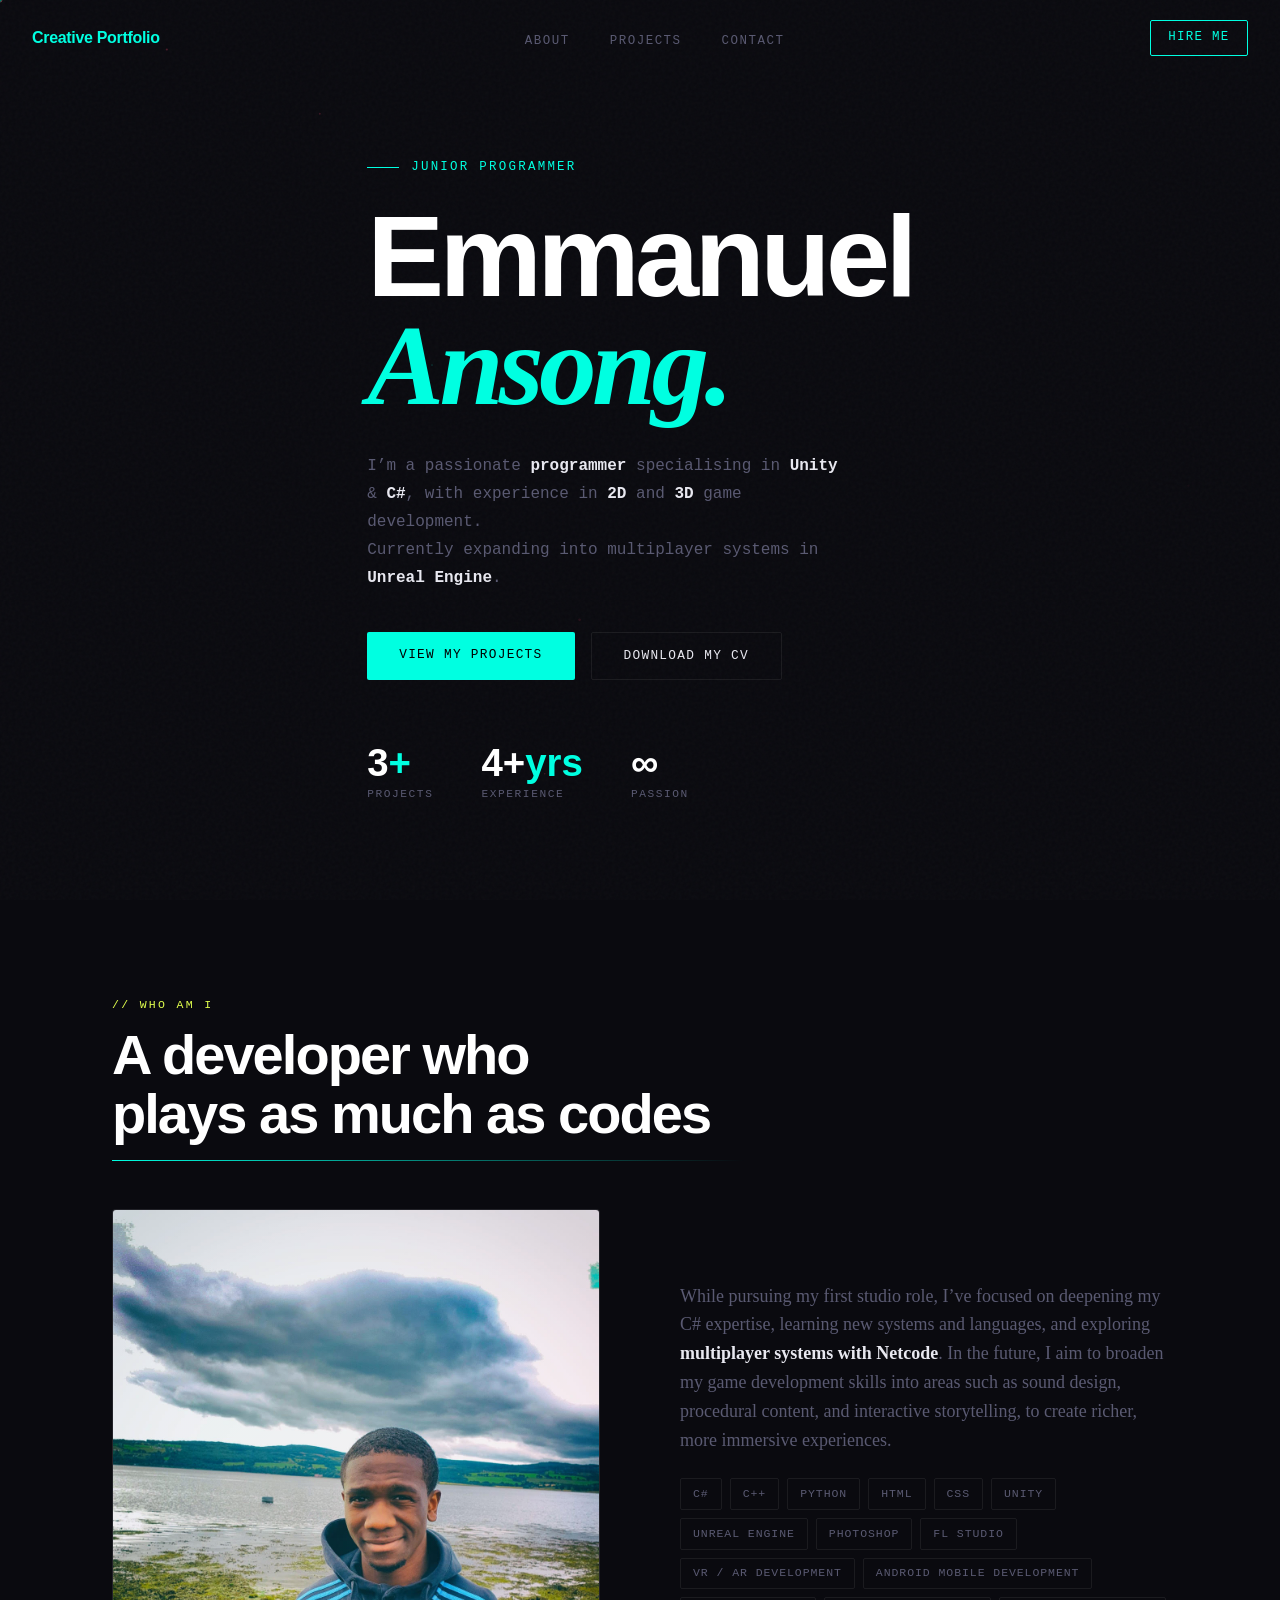
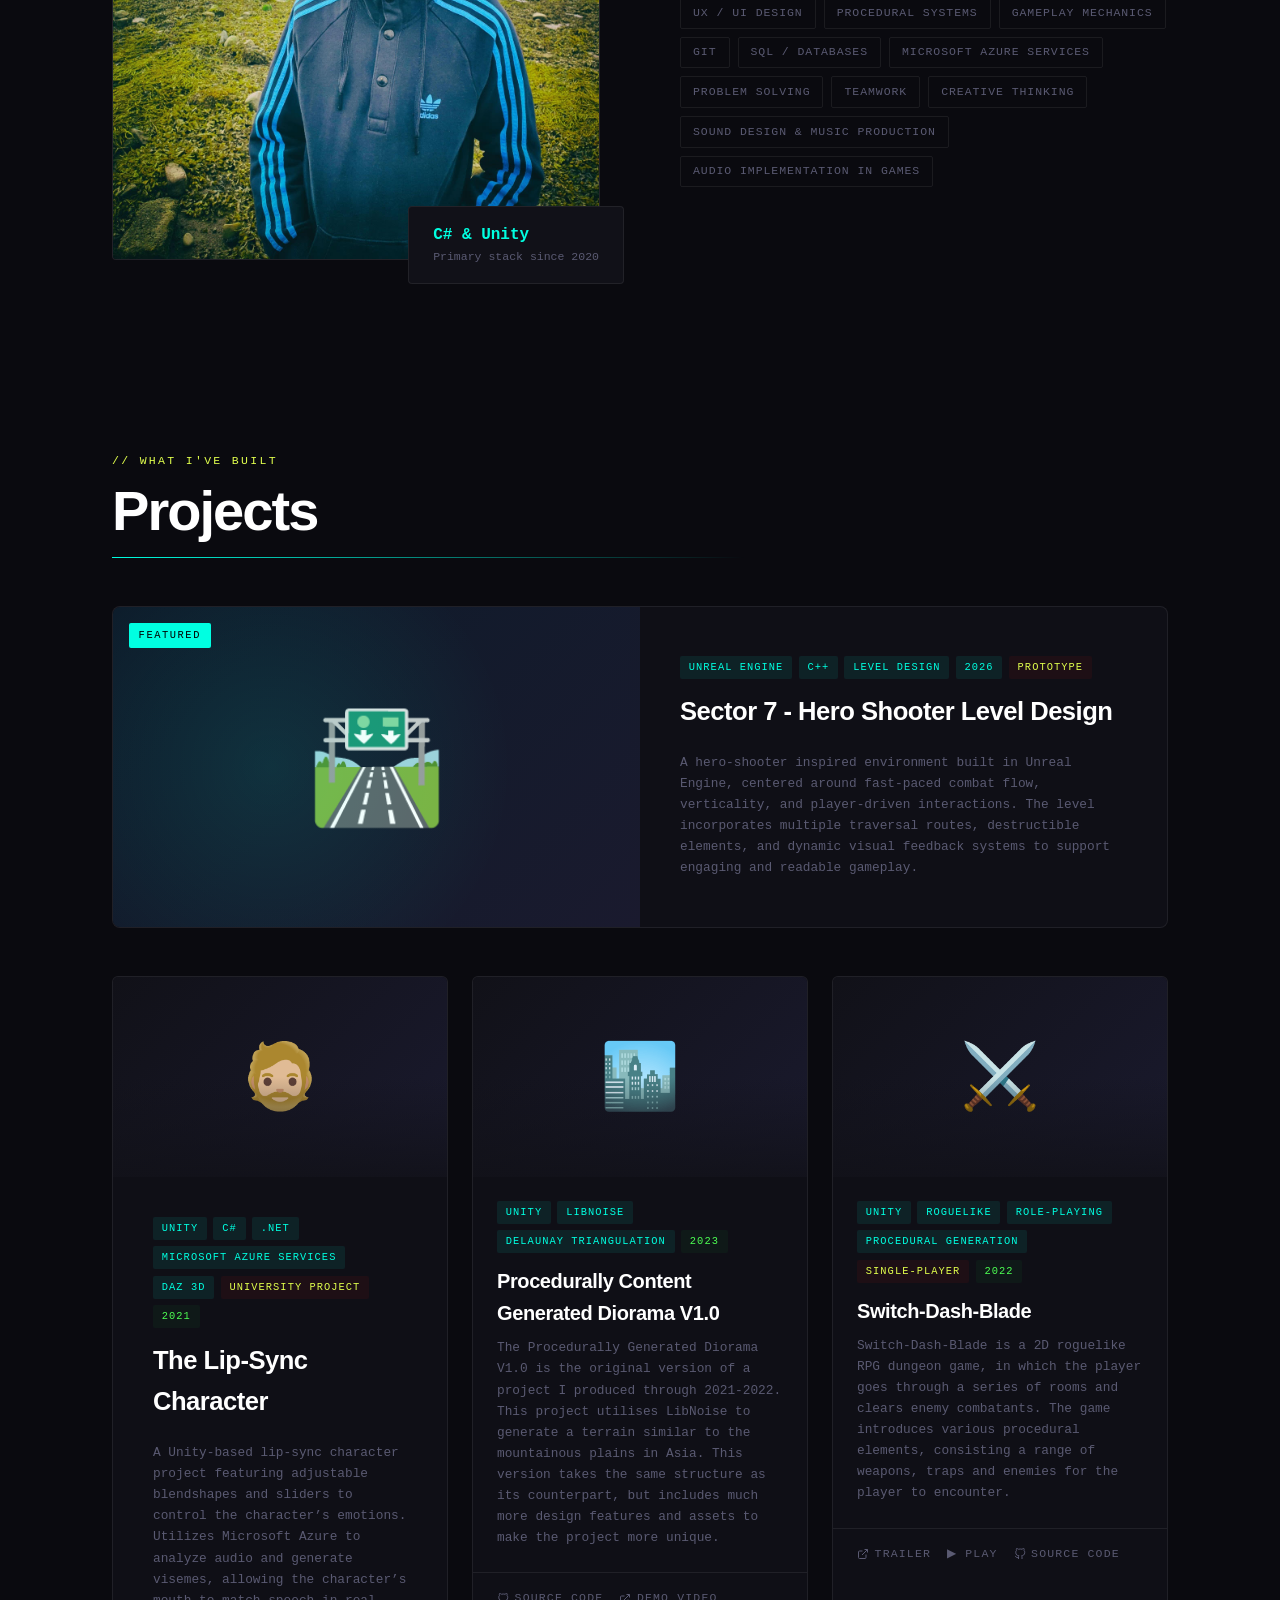
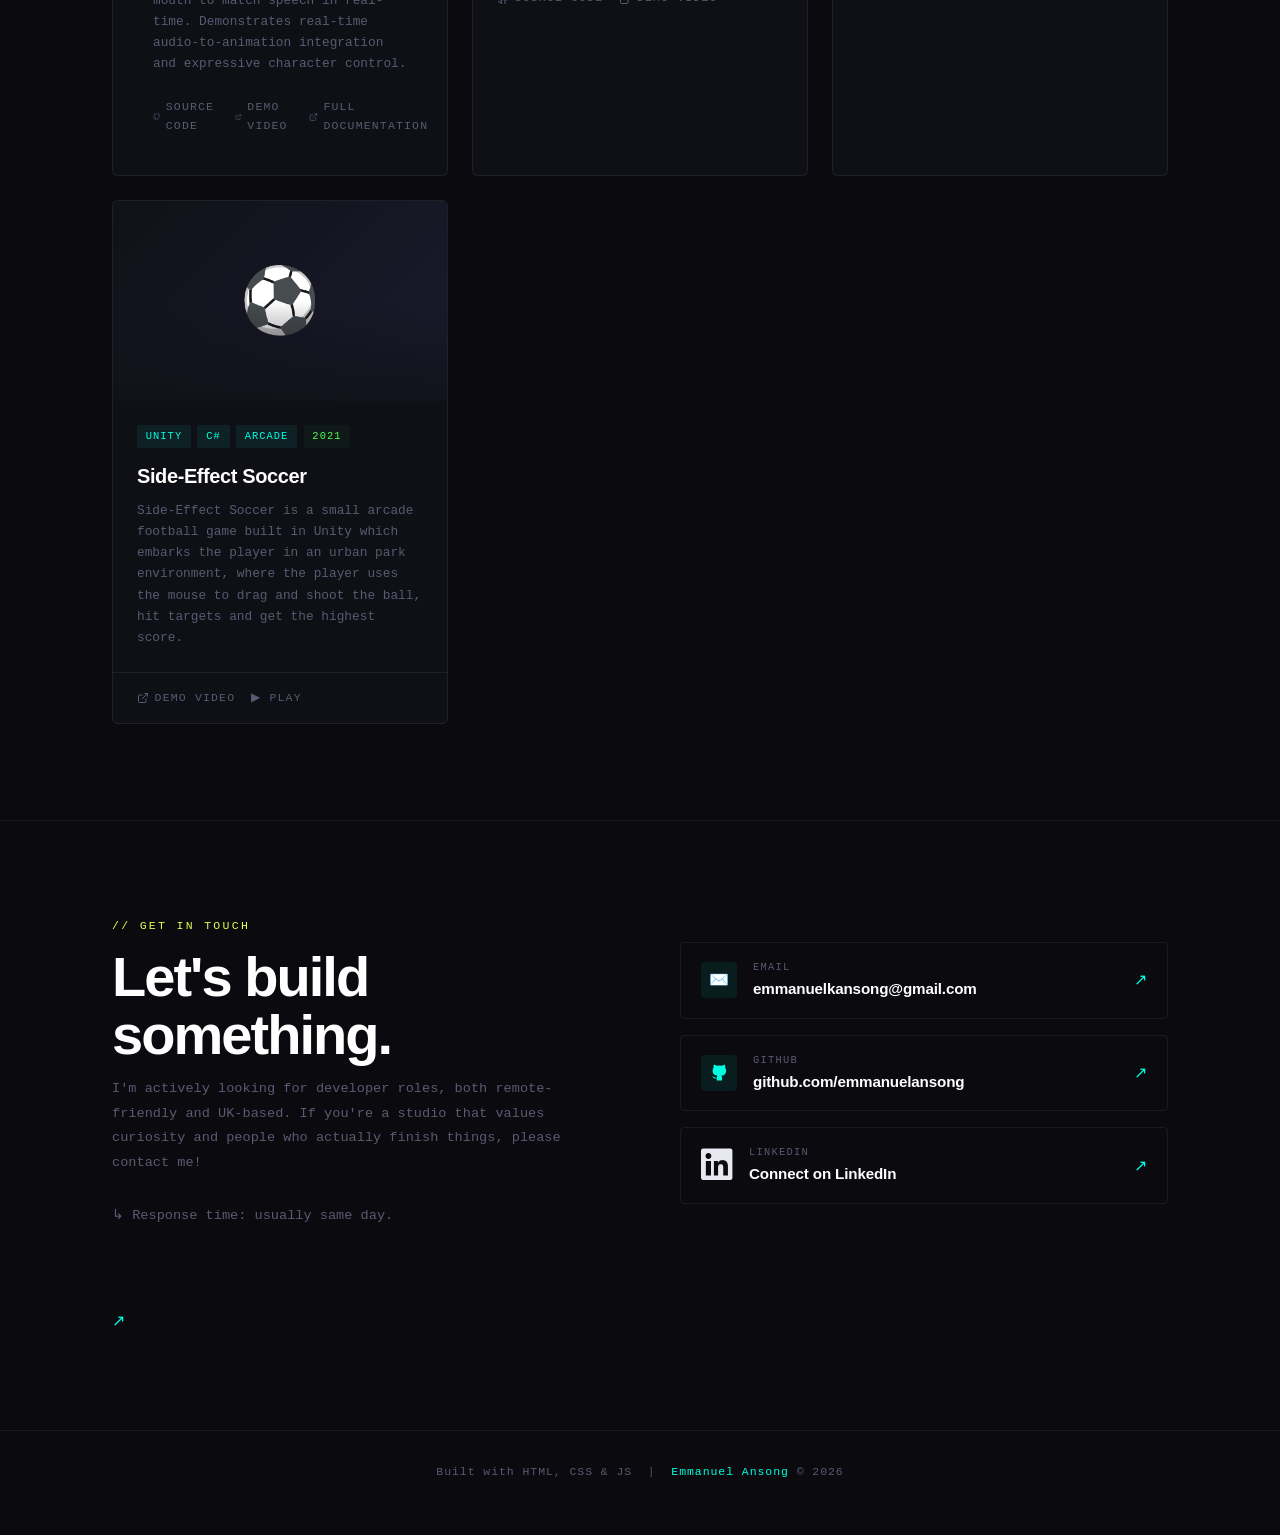
<file: index.html>
<!DOCTYPE html>
<html lang="en">
<head>
  <meta charset="UTF-8" />
  <meta name="viewport" content="width=device-width, initial-scale=1.0"/>
  <title>Emmanuel Ansong</title>
  <meta name="description" content="Junior Game Developer specialising in Unity & C#. Building immersive worlds one commit at a time.">
  <link rel="preconnect" href="https://fonts.googleapis.com">
  <link href="https://fonts.googleapis.com/css2?family=Syne:wght@400;700;800&family=DM+Mono:ital,wght@0,400;0,500;1,400&family=Instrument+Serif:ital@0;1&display=swap" rel="stylesheet">
  <link rel="stylesheet" href="https://cdnjs.cloudflare.com/ajax/libs/font-awesome/6.4.0/css/all.min.css">
  <link rel="stylesheet" href="style.css">
</head>
<body>

  <div id="cursor-dot"></div>
  <div id="cursor-ring"></div>
  <canvas id="bg-canvas"></canvas>

  <!-- NAV -->
  <nav id="nav">
    <div class="nav-logo">Creative Portfolio<span></span></div>
    <ul class="nav-links">
      <li><a href="#about">About</a></li>
      <li><a href="#projects">Projects</a></li>
      <!--<li><a href="#journey">Journey</a></li>-->
      <li><a href="#contact">Contact</a></li>
    </ul>
    <a href="#contact" class="nav-cta">Hire Me</a>
  </nav>

  <!-- HERO -->
  <section id="hero">
    <div class="wrap">
      <div class="hero-tag">Junior Programmer</div>
      <h1>Emmanuel<br><em>Ansong.</em></h1>
      <p class="hero-sub">
        I’m a passionate <strong>programmer</strong> specialising in <strong>Unity</strong> &amp; <strong>C#</strong>, with experience in <strong>2D</strong> and <strong>3D</strong> game development.<br>
        Currently expanding into multiplayer systems in <strong>Unreal Engine</strong>.
      </p>
      <div class="hero-actions">
        <a href="#projects" class="btn-primary">View My Projects</a>
        <a href="Emmanuel_Ansong_GD_CV.pdf" class="btn-ghost" target="_blank">Download My CV</a>
      </div>
      <div class="hero-stats">
        <div class="stat-item">
          <span class="stat-n">3<span>+</span></span>
          <span class="stat-l">Projects</span>
        </div>
        <div class="stat-item">
          <span class="stat-n">4+<span>yrs</span></span>
          <span class="stat-l">Experience</span>
        </div>
        <div class="stat-item">
          <span class="stat-n">∞</span>
          <span class="stat-l">Passion</span>
        </div>
      </div>
    </div>
  </section>

  <!-- ABOUT -->
  <section id="about">
    <div class="wrap">
      <div class="section-tag">// who am i</div>
      <h2>A developer who<br>plays as much as codes</h2>
      <div class="section-divider"></div>
      <div class="about-grid">
        <div class="about-img-wrap reveal">
          <div class="about-img-frame">
            <img src="me.jpg" alt="Emmanuel Ansong">
            <div class="avatar-placeholder">🎮</div>
          </div>
          <div class="about-badge">
            <strong>C# &amp; Unity</strong>
            Primary stack since 2020
          </div>
        </div>
        <div class="about-text reveal">
          <p>While pursuing my first studio role, I’ve focused on deepening my C# expertise, learning new systems and languages, and exploring <strong>multiplayer systems with Netcode</strong>. In the future, I aim to broaden my game development skills into areas such as sound design, procedural content, and interactive storytelling, to create richer, more immersive experiences.</p>
            <div class="skills-list">
            <!-- Programming Languages -->
            <span class="skill-tag">C#</span>
            <span class="skill-tag">C++</span>
            <span class="skill-tag">Python</span>
            <span class="skill-tag">HTML</span>
            <span class="skill-tag">CSS</span>

            <!-- Game Engines & Tools -->
            <span class="skill-tag">Unity</span>
            <span class="skill-tag">Unreal Engine</span>
            <span class="skill-tag">Photoshop</span>
            <span class="skill-tag">FL Studio</span>

            <!-- Game Dev / Systems -->
            <span class="skill-tag">VR / AR Development</span>
            <span class="skill-tag">Android Mobile Development</span>
            <span class="skill-tag">UX / UI Design</span>
            <span class="skill-tag">Procedural Systems</span>
            <span class="skill-tag">Gameplay Mechanics</span>

            <!-- Tools & General Skills -->
            <span class="skill-tag">Git</span>
            <span class="skill-tag">SQL / Databases</span>
            <span class="skill-tag">Microsoft Azure Services</span>
            <span class="skill-tag">Problem Solving</span>
            <span class="skill-tag">Teamwork</span>
            <span class="skill-tag">Creative Thinking</span>
            <span class="skill-tag">Sound Design & Music Production</span>
            <span class="skill-tag">Audio Implementation in Games</span>
            </div>
        </div>
      </div>
    </div>
  </section>

  <!-- PROJECTS -->
  <section id="projects">
    <div class="wrap">
      <div class="section-tag">// what i've built</div>
      <h2>Projects</h2>
      <div class="section-divider"></div>

      <!-- Featured -->
      <div class="featured-project reveal">
        <a href="aim-research-facility.html" target="_blank">
        <div class="featured-thumb">
          <div class="featured-label">Featured</div>
          <!-- Swap for: <img src="assets/game1-thumb.jpg" alt="Voidwalker"> -->
          🛣️
        </div>
        </a>
        <div class="featured-body">
          <div class="card-tags">
            <span class="card-tag">Unreal Engine</span>
            <span class="card-tag">C++</span>
            <span class="card-tag">Level Design</span>
            <span class="card-tag year-tag-2">2026</span>
            <span class="card-tag accent-tag">Prototype</span>
          </div>

          <!-- sector 7 featured project -->
          <div class="card-title">Sector 7 - Hero Shooter Level Design</div>
          <div class="card-desc">
          A hero-shooter inspired environment built in Unreal Engine, centered around fast-paced combat flow, verticality, and player-driven interactions. The level incorporates multiple traversal routes, destructible elements, and dynamic visual feedback systems to support engaging and readable gameplay.
          </div>
         <!-- <div class="card-footer">
            <a href="#" target="_blank" class="card-link">
              <svg viewBox="0 0 24 24" fill="none" stroke="currentColor" stroke-width="2"><path d="M9 19c-5 1.5-5-2.5-7-3m14 6v-3.87a3.37 3.37 0 0 0-.94-2.61c3.14-.35 6.44-1.54 6.44-7A5.44 5.44 0 0 0 20 4.77 5.07 5.07 0 0 0 19.91 1S18.73.65 16 2.48a13.38 13.38 0 0 0-7 0C6.27.65 5.09 1 5.09 1A5.07 5.07 0 0 0 5 4.77a5.44 5.44 0 0 0-1.5 3.78c0 5.42 3.3 6.61 6.44 7A3.37 3.37 0 0 0 9 18.13V22"/></svg>
              ...
            </a>
            <a href="#" class="card-link">
              <svg viewBox="0 0 24 24" fill="none" stroke="currentColor" stroke-width="2"><path d="M18 13v6a2 2 0 0 1-2 2H5a2 2 0 0 1-2-2V8a2 2 0 0 1 2-2h6"/><polyline points="15 3 21 3 21 9"/><line x1="10" y1="14" x2="21" y2="3"/></svg>
              ...
            </a>
            <a href="#" class="card-link">
              <svg viewBox="0 0 24 24" fill="none" stroke="currentColor" stroke-width="2"><path d="M18 13v6a2 2 0 0 1-2 2H5a2 2 0 0 1-2-2V8a2 2 0 0 1 2-2h6"/><polyline points="15 3 21 3 21 9"/><line x1="10" y1="14" x2="21" y2="3"/></svg>
              ...
            </a>
          </div>-->
        </div>
      </div>

      <!-- Grid -->

      
      <div class="projects-grid">
        <div class="project-card reveal">
        <a href="lip-sync-project.html" target="_blank">
        <div class="card-glow"></div>
        <div class="card-thumb">
          <!--<div class="featured-label">Featured</div>-->
          <!-- Swap for: <img src="assets/game1-thumb.jpg" alt="Voidwalker"> -->
          🧔🏼
        </div> 
        </a>
        <div class="featured-body">
          <div class="card-tags">
            <span class="card-tag">Unity</span>
            <span class="card-tag">C#</span>
            <span class="card-tag">.NET</span>
            <span class="card-tag">Microsoft Azure Services</span>
            <span class="card-tag">DAZ 3D</span>
            <span class="card-tag accent-tag">UNIVERSITY PROJECT</span>
            <span class="card-tag year-tag">2021</span>
          </div>

          <!-- lip sync character -->
          <div class="card-title">The Lip-Sync Character</div>
          <div class="card-desc">
          A Unity-based lip-sync character project featuring adjustable blendshapes and sliders to control the character’s emotions. Utilizes Microsoft Azure to analyze audio and generate visemes, allowing the character’s mouth to match speech in real-time. Demonstrates real-time audio-to-animation integration and expressive character control.  
          </div>
          <div class="card-footer">
            <a href="https://github.com/emmanuelansong/LipSync-Project" target="_blank" class="card-link">
              <svg viewBox="0 0 24 24" fill="none" stroke="currentColor" stroke-width="2"><path d="M9 19c-5 1.5-5-2.5-7-3m14 6v-3.87a3.37 3.37 0 0 0-.94-2.61c3.14-.35 6.44-1.54 6.44-7A5.44 5.44 0 0 0 20 4.77 5.07 5.07 0 0 0 19.91 1S18.73.65 16 2.48a13.38 13.38 0 0 0-7 0C6.27.65 5.09 1 5.09 1A5.07 5.07 0 0 0 5 4.77a5.44 5.44 0 0 0-1.5 3.78c0 5.42 3.3 6.61 6.44 7A3.37 3.37 0 0 0 9 18.13V22"/></svg>
              Source Code
            </a>
            <a href="https://youtu.be/FIsmvMVIdOk" class="card-link">
              <svg viewBox="0 0 24 24" fill="none" stroke="currentColor" stroke-width="2"><path d="M18 13v6a2 2 0 0 1-2 2H5a2 2 0 0 1-2-2V8a2 2 0 0 1 2-2h6"/><polyline points="15 3 21 3 21 9"/><line x1="10" y1="14" x2="21" y2="3"/></svg>
              DEMO VIDEO
            </a>
            <a href="DISSERTATION.pdf" class="card-link">
              <svg viewBox="0 0 24 24" fill="none" stroke="currentColor" stroke-width="2"><path d="M18 13v6a2 2 0 0 1-2 2H5a2 2 0 0 1-2-2V8a2 2 0 0 1 2-2h6"/><polyline points="15 3 21 3 21 9"/><line x1="10" y1="14" x2="21" y2="3"/></svg>
              FULL DOCUMENTATION
            </a>
          </div>
        </div>
      </div>
      <!-- PCG Diorama -->
        <div class="project-card reveal"> <a href="pcg-diorama-v1.html" target="_blank">
          <div class="card-glow"></div>
          <div class="card-thumb">🏙️</div>
          </a>
          <div class="card-body">
            <div class="card-tags">
              <span class="card-tag">Unity</span>
              <span class="card-tag">LibNoise</span>
              <span class="card-tag">Delaunay Triangulation</span>
              <span class="card-tag year-tag">2023</span>
            
            </div>
            <div class="card-title">Procedurally Content Generated Diorama V1.0</div>
            <div class="card-desc">The Procedurally Generated Diorama V1.0 is the original version of a project I produced through 2021-2022. This project utilises LibNoise to generate a terrain similar to the mountainous plains in Asia. This version takes the same structure as its counterpart, but includes much more design features and assets to make the project more unique.</div>
          </div>
          <div class="card-footer">
            <a href="https://github.com/emmanuelansong/pcg-diorama" target="_blank" class="card-link">
              <svg viewBox="0 0 24 24" fill="none" stroke="currentColor" stroke-width="2"><path d="M9 19c-5 1.5-5-2.5-7-3m14 6v-3.87a3.37 3.37 0 0 0-.94-2.61c3.14-.35 6.44-1.54 6.44-7A5.44 5.44 0 0 0 20 4.77 5.07 5.07 0 0 0 19.91 1S18.73.65 16 2.48a13.38 13.38 0 0 0-7 0C6.27.65 5.09 1 5.09 1A5.07 5.07 0 0 0 5 4.77a5.44 5.44 0 0 0-1.5 3.78c0 5.42 3.3 6.61 6.44 7A3.37 3.37 0 0 0 9 18.13V22"/></svg>
              Source Code
            </a>
 
            <a href="https://youtu.be/8BuwVCrgv9w" class="card-link">
              <svg viewBox="0 0 24 24" fill="none" stroke="currentColor" stroke-width="2"><path d="M18 13v6a2 2 0 0 1-2 2H5a2 2 0 0 1-2-2V8a2 2 0 0 1 2-2h6"/><polyline points="15 3 21 3 21 9"/><line x1="10" y1="14" x2="21" y2="3"/></svg>
              DEMO VIDEO
            </a>
          </div>
          
        </div>
<!-- SWITCH DASH BLADE -->
        <div class="project-card reveal"> <a href="switch-dash-blade.html" target="_blank">
          <div class="card-glow"></div>
          <div class="card-thumb">⚔️</div>
</a>
          <div class="card-body">
            <div class="card-tags">
              <span class="card-tag">Unity</span>
              <span class="card-tag">ROGUELIKE</span>
              <span class="card-tag">ROLE-PLAYING</span>
              <span class="card-tag">PROCEDURAL GENERATION</span>
              <span class="card-tag accent-tag">Single-Player</span>
              <span class="card-tag year-tag">2022</span>
            </div>
            <div class="card-title">Switch-Dash-Blade</div>
            <div class="card-desc">Switch-Dash-Blade is a 2D roguelike RPG dungeon game, in which the player goes through a series of rooms and clears enemy combatants. The game introduces various procedural elements, consisting a range of weapons, traps and enemies for the player to encounter.</div>
          </div>
          <div class="card-footer">
            <a href="https://youtu.be/pxGieVdpFTQ" class="card-link">
              <svg viewBox="0 0 24 24" fill="none" stroke="currentColor" stroke-width="2"><path d="M18 13v6a2 2 0 0 1-2 2H5a2 2 0 0 1-2-2V8a2 2 0 0 1 2-2h6"/><polyline points="15 3 21 3 21 9"/><line x1="10" y1="14" x2="21" y2="3"/></svg>
              TRAILER
            </a>
            <a href="https://group-29.itch.io/switch-dash-blade" class="card-link">▶ Play</a>

            <a href="https://github.com/HLeitch/Group29-PCG" class="card-link">
              <svg viewBox="0 0 24 24" fill="none" stroke="currentColor" stroke-width="2"><path d="M9 19c-5 1.5-5-2.5-7-3m14 6v-3.87a3.37 3.37 0 0 0-.94-2.61c3.14-.35 6.44-1.54 6.44-7A5.44 5.44 0 0 0 20 4.77 5.07 5.07 0 0 0 19.91 1S18.73.65 16 2.48a13.38 13.38 0 0 0-7 0C6.27.65 5.09 1 5.09 1A5.07 5.07 0 0 0 5 4.77a5.44 5.44 0 0 0-1.5 3.78c0 5.42 3.3 6.61 6.44 7A3.37 3.37 0 0 0 9 18.13V22"/></svg>
              SOURCE CODE
            </a>
          </div>
        </div>
<!--SIDE EFFECT SOCCER-->
        <div class="project-card reveal">
          <div class="card-glow"></div>
          <div class="card-thumb">⚽</div>
          <div class="card-body">
            <div class="card-tags">
              <span class="card-tag">Unity</span>
              <span class="card-tag">C#</span>
              <span class="card-tag">arcade</span>
              <span class="card-tag year-tag">2021</span>
            </div>
            <div class="card-title">Side-Effect Soccer</div>
            <div class="card-desc">Side-Effect Soccer is a small arcade football game built in Unity which embarks the player in an urban park environment, where the player uses the mouse to drag and shoot the ball, hit targets and get the highest score.</div>
          </div>
          <div class="card-footer">
            <!--<a href="https://github.com/" target="_blank" class="card-link">
              <svg viewBox="0 0 24 24" fill="none" stroke="currentColor" stroke-width="2"><path d="M9 19c-5 1.5-5-2.5-7-3m14 6v-3.87a3.37 3.37 0 0 0-.94-2.61c3.14-.35 6.44-1.54 6.44-7A5.44 5.44 0 0 0 20 4.77 5.07 5.07 0 0 0 19.91 1S18.73.65 16 2.48a13.38 13.38 0 0 0-7 0C6.27.65 5.09 1 5.09 1A5.07 5.07 0 0 0 5 4.77a5.44 5.44 0 0 0-1.5 3.78c0 5.42 3.3 6.61 6.44 7A3.37 3.37 0 0 0 9 18.13V22"/></svg>
              GitHub
            </a>-->
            <a href="https://www.youtube.com/watch?v=8g3KkhuP9LE" class="card-link">
              <svg viewBox="0 0 24 24" fill="none" stroke="currentColor" stroke-width="2"><path d="M18 13v6a2 2 0 0 1-2 2H5a2 2 0 0 1-2-2V8a2 2 0 0 1 2-2h6"/><polyline points="15 3 21 3 21 9"/><line x1="10" y1="14" x2="21" y2="3"/></svg>
              DEMO VIDEO
            </a>
            <a href="https://emmanuell.itch.io/side-effect-soccer" class="card-link" target="_blank">▶ Play</a>
          </div>
        </div>

      <!--  <div class="project-card reveal">
          <div class="card-glow"></div>
          <div class="card-thumb">🏙️</div>
          <div class="card-body">
            <div class="card-tags">
              <span class="card-tag">Unity</span>
              <span class="card-tag">LibNoise</span>
              <span class="card-tag">Delaunay Triangulation</span>
              <span class="card-tag year-tag">2021</span>
              
            </div>
            <div class="card-title">Procedurally Content Generated Diorama V1.0</div>
            <div class="card-desc">The Procedurally Generated Diorama V1.0 is the original version of a project I produced in 2021. This project utilises LibNoise to generate a terrain similar to the mountainous plains in Asia. This version takes the same structure as its counterpart, but includes much more design features and assets to make the project more unique.</div>
          </div>
          <div class="card-footer">
            <a href="https://github.com/emmanuelansong/pcg-diorama" target="_blank" class="card-link">
              <svg viewBox="0 0 24 24" fill="none" stroke="currentColor" stroke-width="2"><path d="M9 19c-5 1.5-5-2.5-7-3m14 6v-3.87a3.37 3.37 0 0 0-.94-2.61c3.14-.35 6.44-1.54 6.44-7A5.44 5.44 0 0 0 20 4.77 5.07 5.07 0 0 0 19.91 1S18.73.65 16 2.48a13.38 13.38 0 0 0-7 0C6.27.65 5.09 1 5.09 1A5.07 5.07 0 0 0 5 4.77a5.44 5.44 0 0 0-1.5 3.78c0 5.42 3.3 6.61 6.44 7A3.37 3.37 0 0 0 9 18.13V22"/></svg>
              GitHub
            </a>
 
            <a href="https://youtu.be/8BuwVCrgv9w" class="card-link">
              <svg viewBox="0 0 24 24" fill="none" stroke="currentColor" stroke-width="2"><path d="M18 13v6a2 2 0 0 1-2 2H5a2 2 0 0 1-2-2V8a2 2 0 0 1 2-2h6"/><polyline points="15 3 21 3 21 9"/><line x1="10" y1="14" x2="21" y2="3"/></svg>
              DEMO VIDEO
            </a>
          </div>
          
        </div>-->
      </div>
    </div>
  </section>

  <!-- CONTACT -->
  <section id="contact">
    <div class="wrap">
      <div class="contact-inner">
        <div class="contact-text reveal">
          <div class="section-tag">// get in touch</div>
          <h2>Let's build something.</h2>
          <p>I'm actively looking for developer roles, both remote-friendly
          and UK-based. If you're a studio that values curiosity and people who
          actually finish things, please contact me!</p>
          <br>
          <p class="response-note">↳ Response time: usually same day.</p>
        </div>
        <div class="contact-links reveal">
          <a href="mailto:emmanuel@example.com" class="contact-link-item">
            <div class="link-icon">✉️</div>
            <div class="link-info">
              <div class="link-label">Email</div>
              <div class="link-value">emmanuelkansong@gmail.com</div>
            </div>
            <div class="link-arrow">↗</div>
          </a>
          <a href="https://github.com/emmanuelansong" target="_blank" class="contact-link-item">
            <div class="link-icon">
              <svg width="18" height="18" viewBox="0 0 24 24" fill="currentColor" class="gh-icon"><path d="M9 19c-5 1.5-5-2.5-7-3m14 6v-3.87a3.37 3.37 0 0 0-.94-2.61c3.14-.35 6.44-1.54 6.44-7A5.44 5.44 0 0 0 20 4.77 5.07 5.07 0 0 0 19.91 1S18.73.65 16 2.48a13.38 13.38 0 0 0-7 0C6.27.65 5.09 1 5.09 1A5.07 5.07 0 0 0 5 4.77a5.44 5.44 0 0 0-1.5 3.78c0 5.42 3.3 6.61 6.44 7A3.37 3.37 0 0 0 9 18.13V22"/></svg>
            </div>
            <div class="link-info">
              <div class="link-label">GitHub</div>
              <div class="link-value">github.com/emmanuelansong</div>
            </div>
            <div class="link-arrow">↗</div>
          </a>
          <a href="https://www.linkedin.com/in/emmanuel-ansong-296650247/" target="_blank" class="contact-link-item">
            <i class="fab fa-linkedin fa-2x"></i>
            <div class="link-info">
              <div class="link-label">LinkedIn</div>
              <div class="link-value">Connect on LinkedIn</div>
            </div>
            <div class="link-arrow">↗</div>
          </a>
          <!--<a href="https://emmanuelansong.itch.io" target="_blank" class="contact-link-item">
            <div class="link-icon">🎲</div>
            <div class="link-info">
              <div class="link-label">itch.io</div>
              <div class="link-value">emmanuelansong.itch.io</div>-->
            </div>
            <div class="link-arrow">↗</div>
          </a>
        </div>
      </div>
    </div>
  </section>

  <footer>
    Built with HTML, CSS &amp; JS
    &nbsp;|&nbsp; <span>Emmanuel Ansong</span> &copy; 2026
  </footer>

  <script src="script.js"></script>
</body>
</html>
</file>
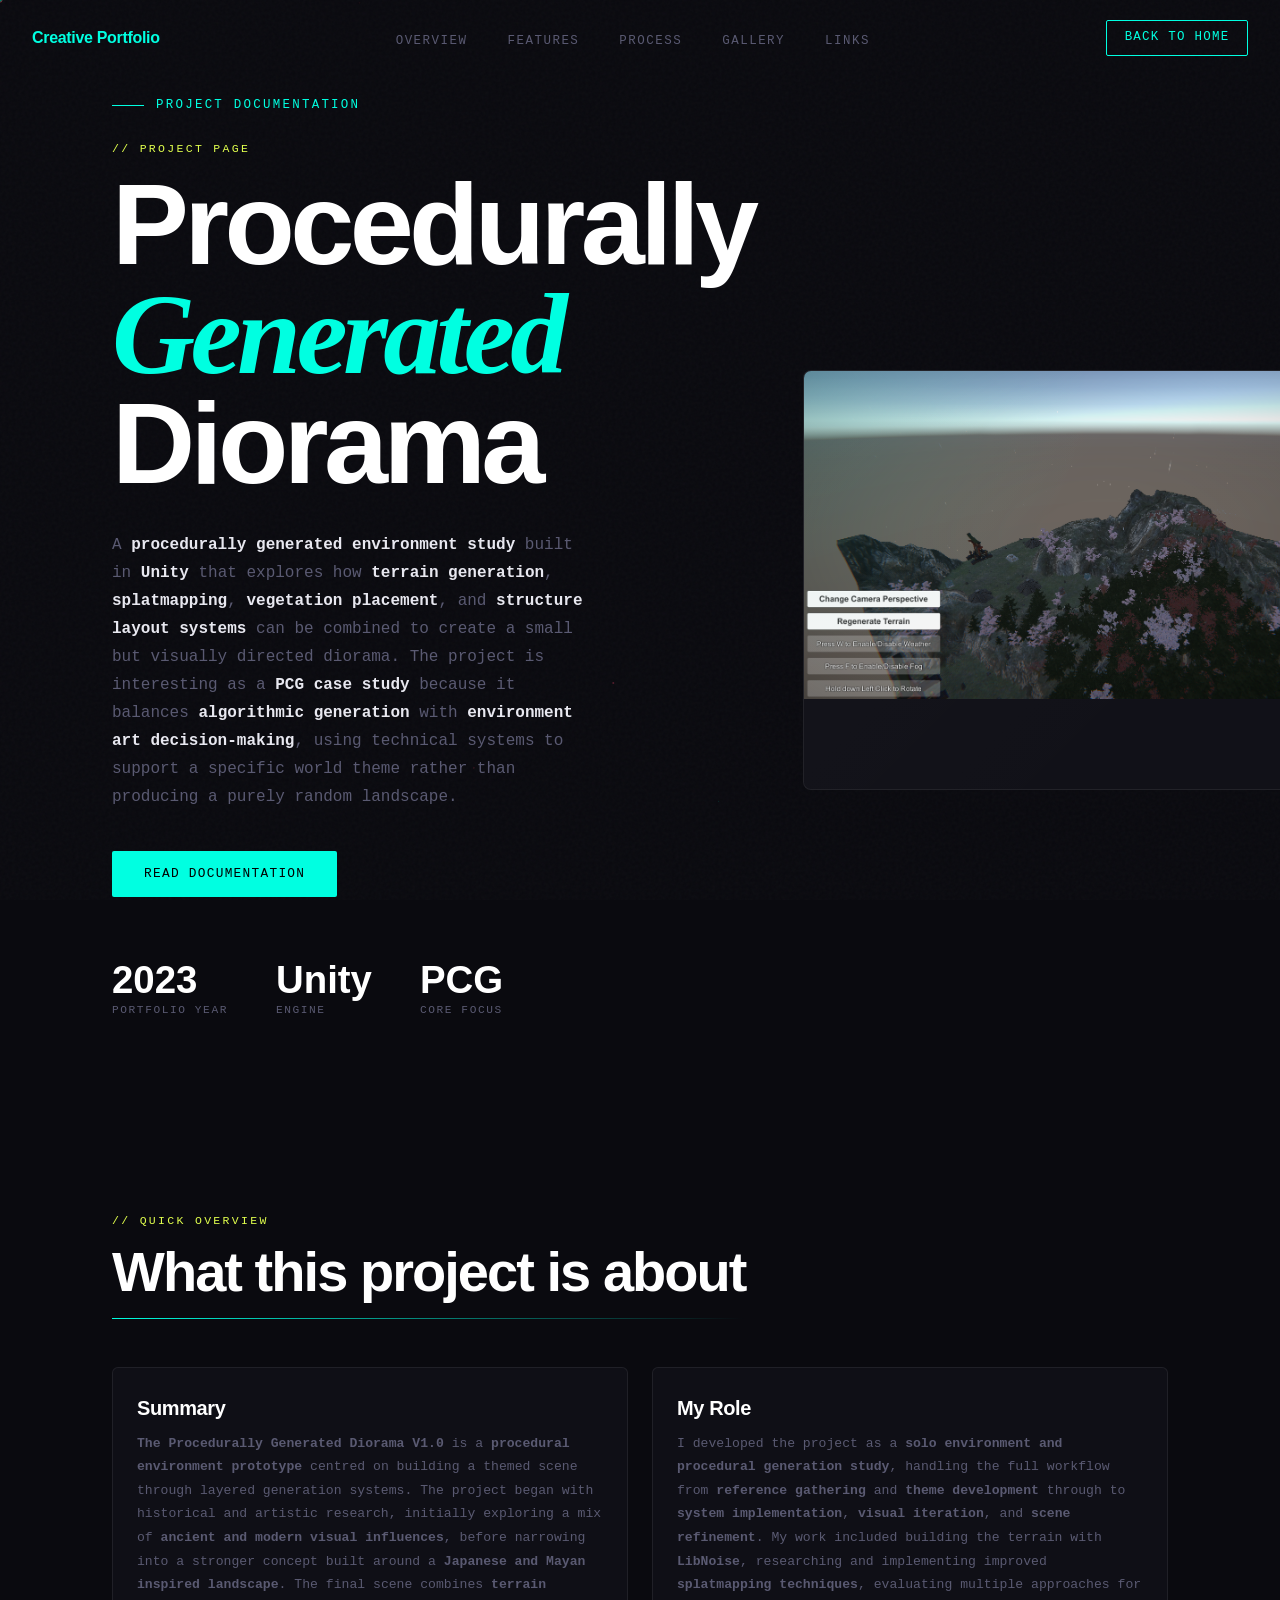
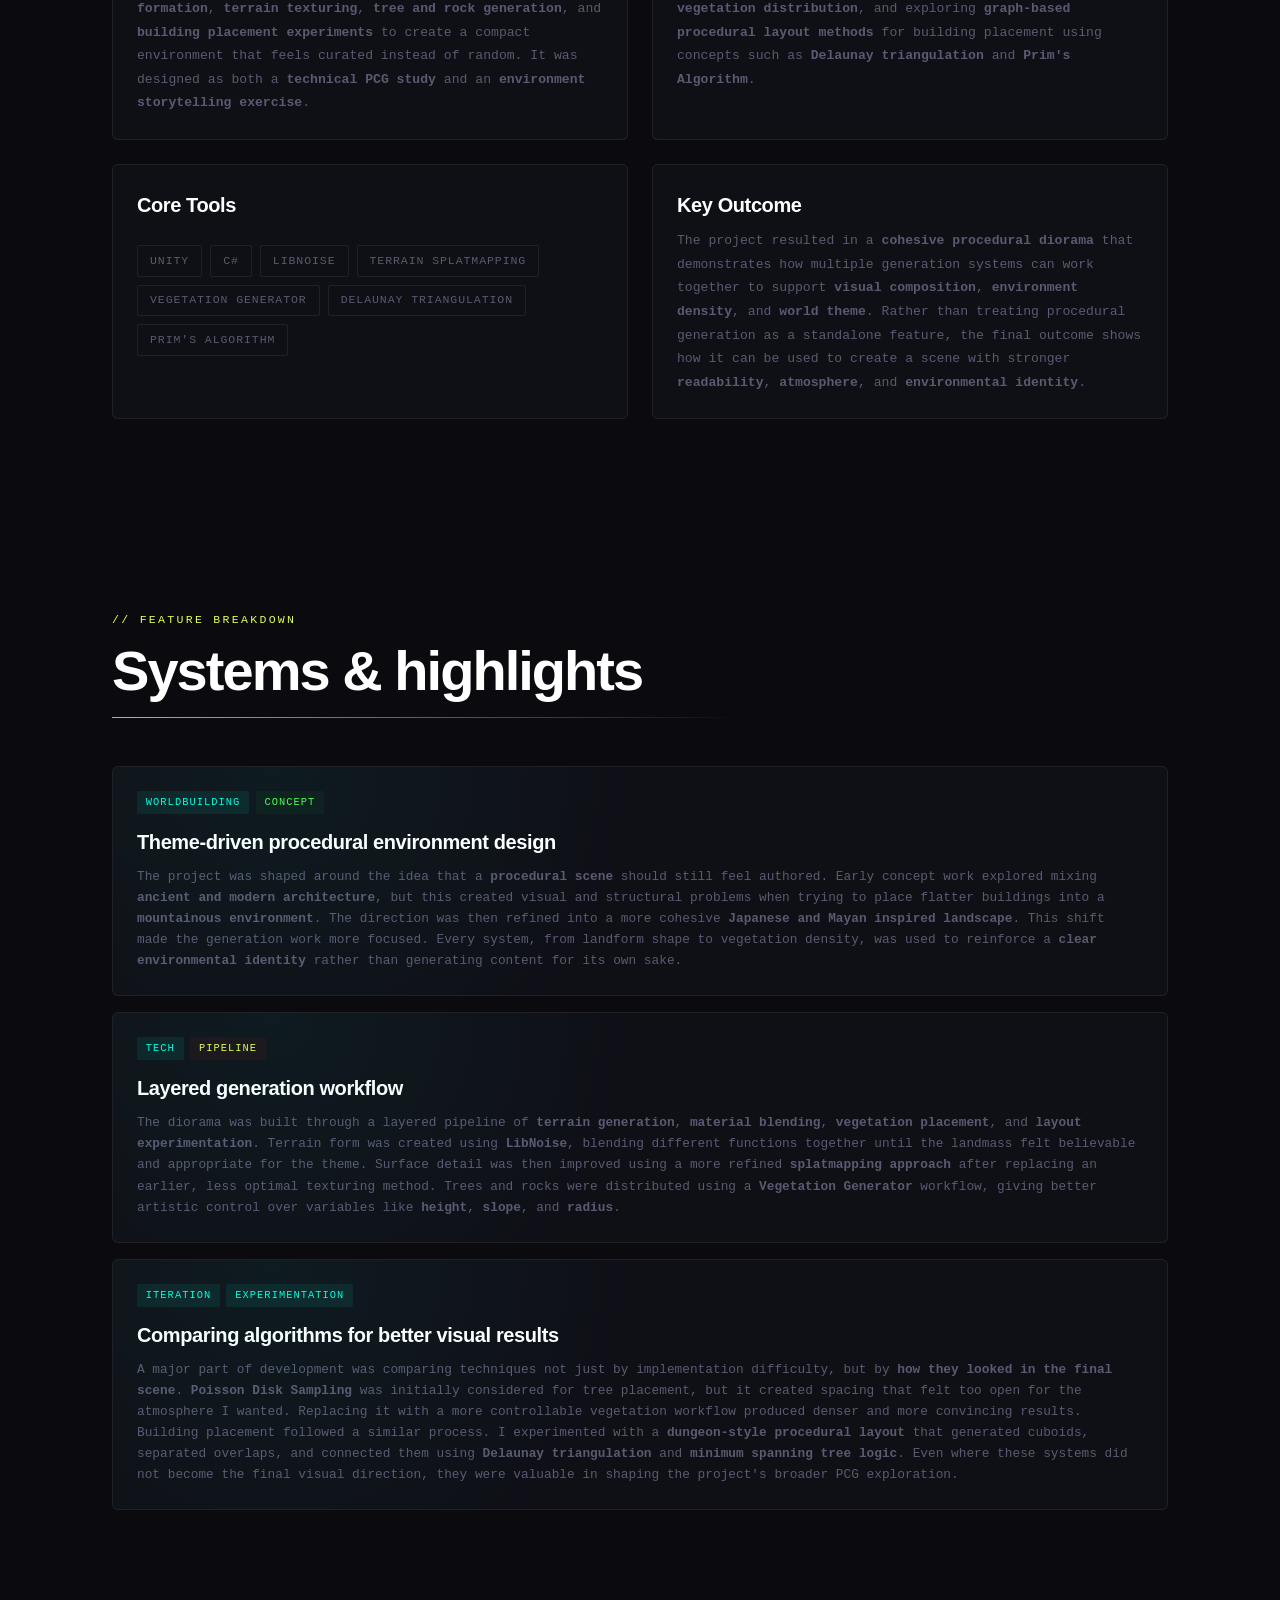
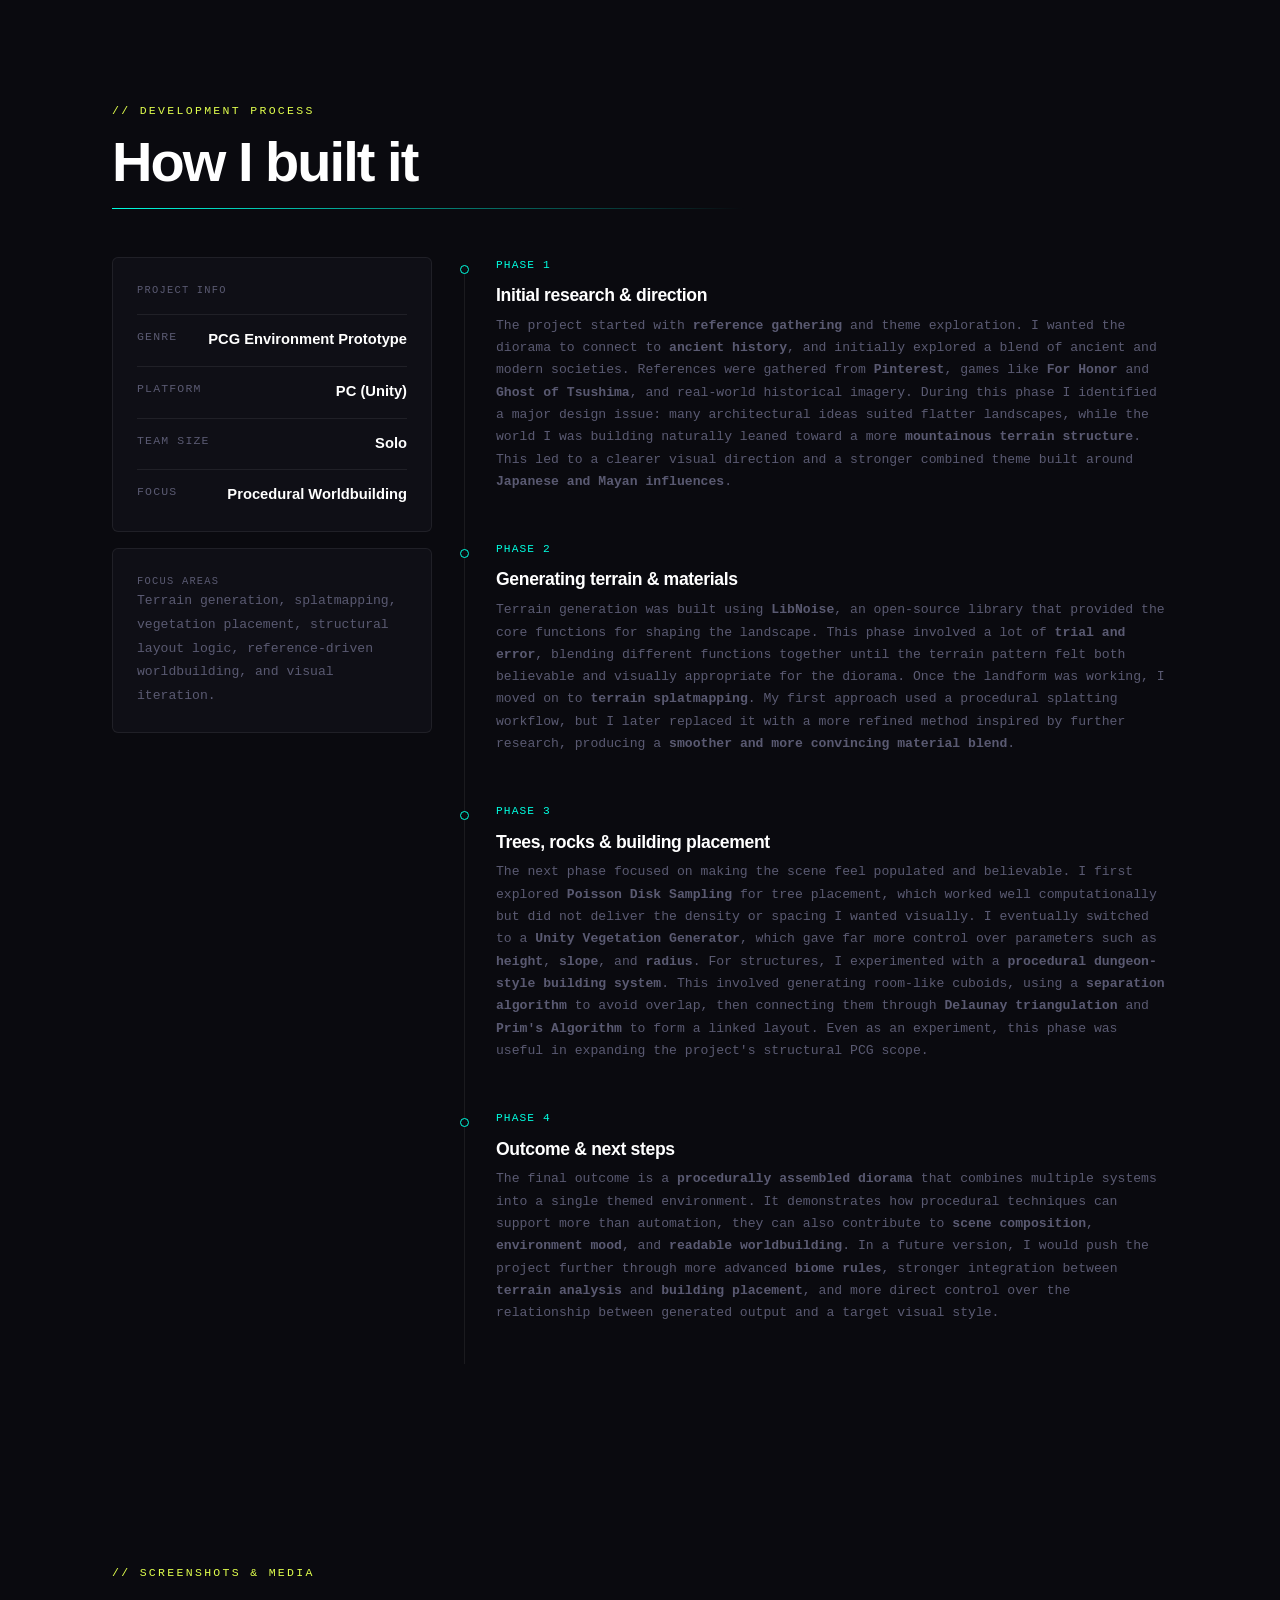
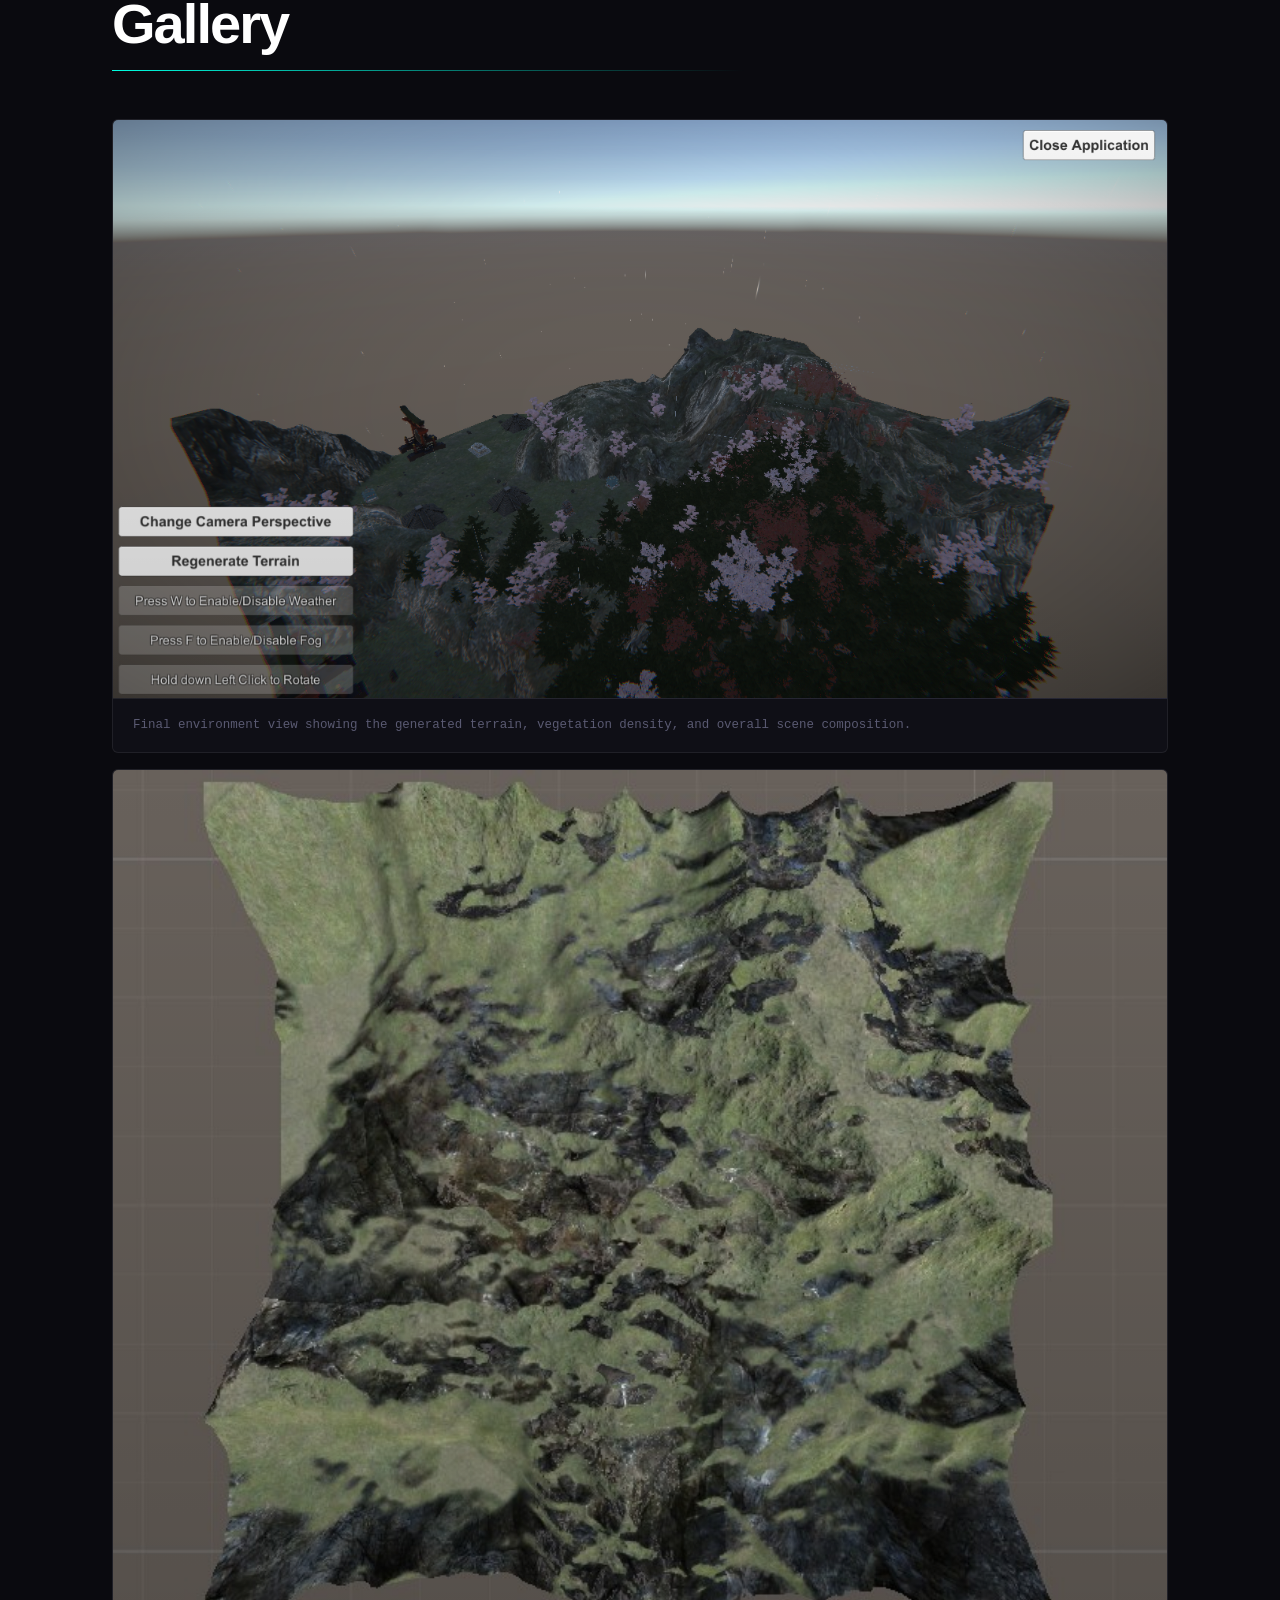
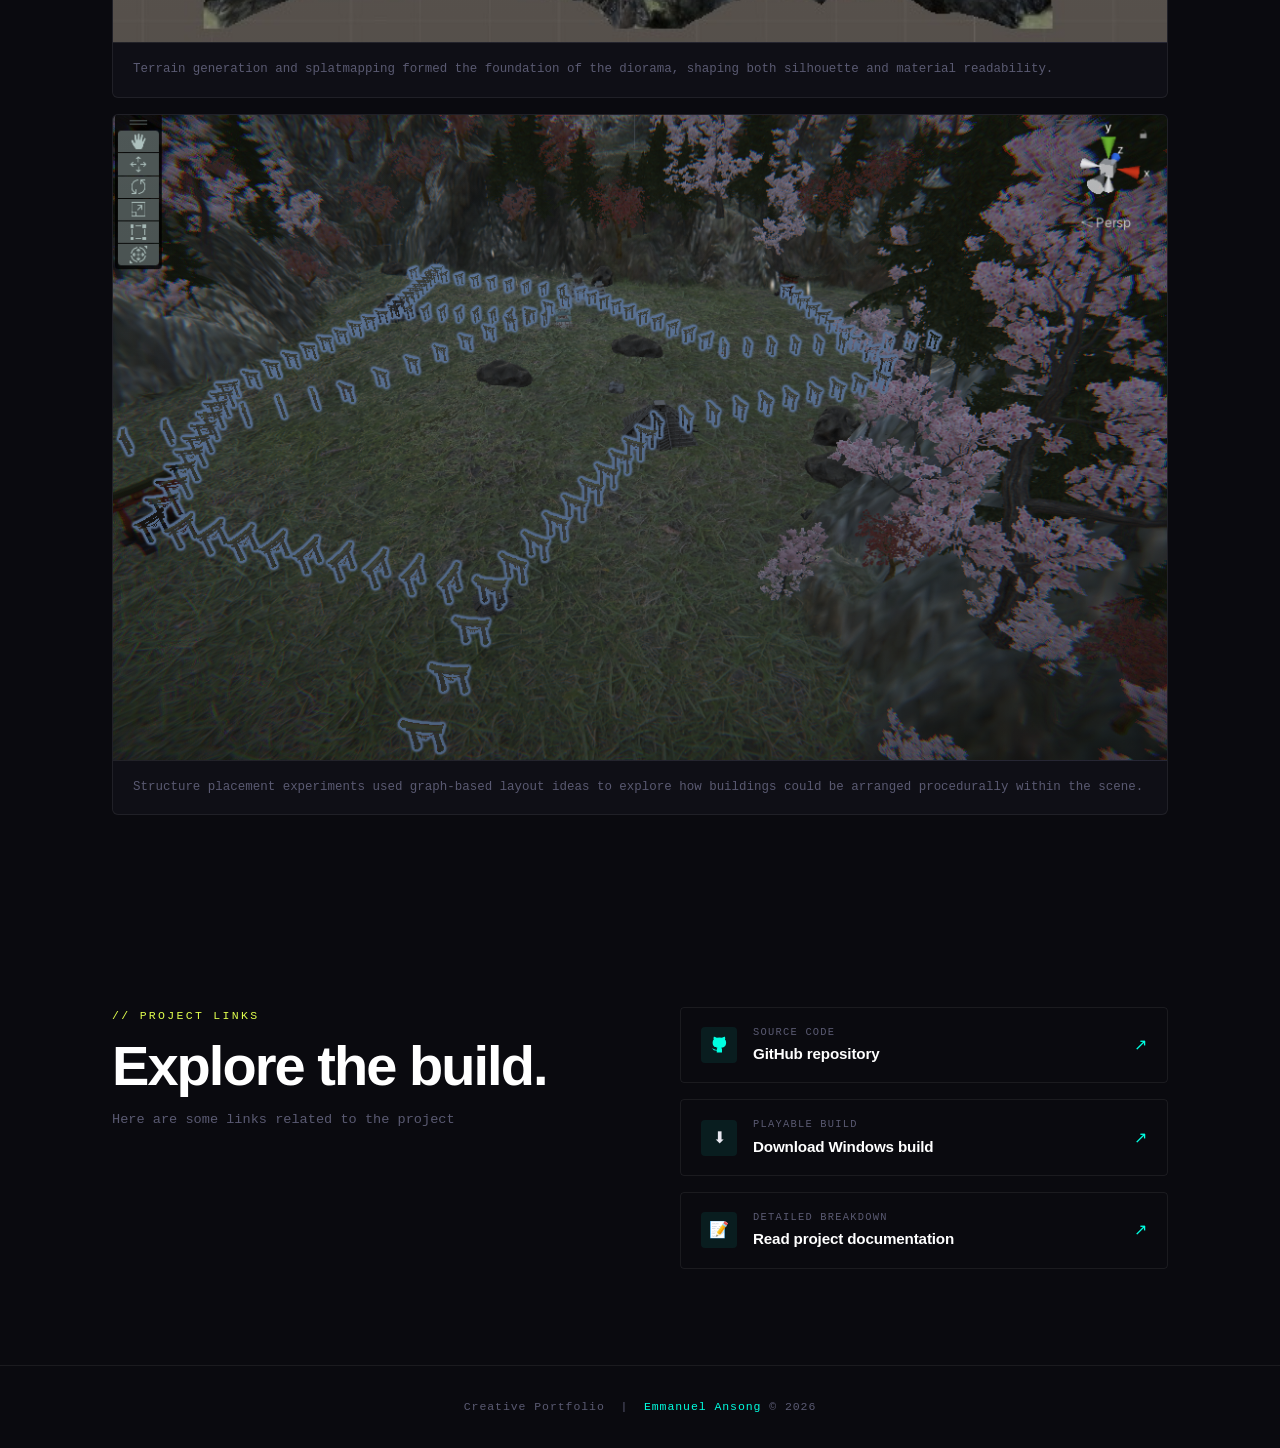
<file: pcg-diorama-v1.html>
<!DOCTYPE html>
<html lang="en">
<head>
  <meta charset="UTF-8" />
  <meta name="viewport" content="width=device-width, initial-scale=1.0"/>
  <title>Procdeurally Generated Diorama // Emmanuel Ansong</title>
  <meta name="description" content="Documentation page for the PCG Diorama project.">
  <link rel="preconnect" href="https://fonts.googleapis.com">
  <link href="https://fonts.googleapis.com/css2?family=Syne:wght@400;700;800&family=DM+Mono:ital,wght@0,400;0,500;1,400&family=Instrument+Serif:ital@0;1&display=swap" rel="stylesheet">
  <link rel="stylesheet" href="https://cdnjs.cloudflare.com/ajax/libs/font-awesome/6.4.0/css/all.min.css">
  <link rel="stylesheet" href="style.css">
  <link rel="stylesheet" href="project-page.css">
</head>
<body>

  <div id="cursor-dot"></div>
  <div id="cursor-ring"></div>
  <canvas id="bg-canvas"></canvas>

  <nav id="nav">
    <div class="nav-logo"><a href="index.html">Creative Portfolio<span></span></a></div>
    <ul class="nav-links">
      <li><a href="#overview">Overview</a></li>
      <li><a href="#features">Features</a></li>
      <li><a href="#process">Process</a></li>
      <li><a href="#gallery">Gallery</a></li>
      <li><a href="#links">Links</a></li>
    </ul>
    <a href="index.html" class="nav-cta">Back to Home</a>
  </nav>

  <section id="hero" class="project-hero">
    <div class="wrap">
      <div class="hero-tag">Project Documentation</div>

      <div class="project-hero-grid">
        <div class="project-hero-copy reveal">
          <div class="section-tag">// project page</div>
          <h1>Procedurally<em>Generated</em>Diorama</h1>
          <p class="hero-sub">
            A <strong>procedurally generated environment study</strong> built in <strong>Unity</strong> that explores how
            <strong>terrain generation</strong>, <strong>splatmapping</strong>, <strong>vegetation placement</strong>, and
            <strong>structure layout systems</strong> can be combined to create a small but visually directed diorama.
            The project is interesting as a <strong>PCG case study</strong> because it balances <strong>algorithmic generation</strong>
            with <strong>environment art decision-making</strong>, using technical systems to support a specific world theme
            rather than producing a purely random landscape.
          </p>

          <div class="hero-actions">
            <a href="#overview" class="btn-primary">Read Documentation</a>
            <!--<a href="https://emmanuelkansong.wixsite.com/emmanuel-ansong/pcg-diorama-breakdown" target="_blank" class="btn-ghost">View Breakdown</a>-->
          </div>

          <div class="hero-stats">
            <div class="stat-item">
              <span class="stat-n">2023</span>
              <span class="stat-l">Portfolio Year</span>
            </div>
            <div class="stat-item">
              <span class="stat-n">Unity</span>
              <span class="stat-l">Engine</span>
            </div>
            <div class="stat-item">
              <span class="stat-n">PCG</span>
              <span class="stat-l">Core Focus</span>
            </div>
          </div>
        </div>

        <div class="project-hero-media reveal">
          <div class="media-frame">
            <img src="Screenshot (40).png" alt="PCG Diorama screenshot">
          </div>
          <div class="about-badge">
            <strong>Status</strong>
            Prototype
          </div>
        </div>
      </div>
    </div>
  </section>

  <section id="overview">
    <div class="wrap">
      <div class="section-tag">// quick overview</div>
      <h2>What this project is about</h2>
      <div class="section-divider"></div>

      <div class="doc-grid">
        <article class="doc-card reveal">
          <div class="card-title">Summary</div>
          <p class="doc-copy">
            <strong>The Procedurally Generated Diorama V1.0</strong> is a <strong>procedural environment prototype</strong> centred on building a themed scene
            through layered generation systems. The project began with historical and artistic research, initially exploring
            a mix of <strong>ancient and modern visual influences</strong>, before narrowing into a stronger concept built around
            a <strong>Japanese and Mayan inspired landscape</strong>.

            The final scene combines <strong>terrain formation</strong>, <strong>terrain texturing</strong>, <strong>tree and rock generation</strong>,
            and <strong>building placement experiments</strong> to create a compact environment that feels curated instead of random.
            It was designed as both a <strong>technical PCG study</strong> and an <strong>environment storytelling exercise</strong>.
          </p>
        </article>

        <article class="doc-card reveal">
          <div class="card-title">My Role</div>
          <p class="doc-copy">
            I developed the project as a <strong>solo environment and procedural generation study</strong>, handling the full workflow
            from <strong>reference gathering</strong> and <strong>theme development</strong> through to <strong>system implementation</strong>,
            <strong>visual iteration</strong>, and <strong>scene refinement</strong>.

            My work included building the terrain with <strong>LibNoise</strong>, researching and implementing improved
            <strong>splatmapping techniques</strong>, evaluating multiple approaches for <strong>vegetation distribution</strong>, and exploring
            <strong>graph-based procedural layout methods</strong> for building placement using concepts such as
            <strong>Delaunay triangulation</strong> and <strong>Prim's Algorithm</strong>.
          </p>
        </article>

        <article class="doc-card reveal">
          <div class="card-title">Core Tools</div>
          <div class="skills-list">
            <span class="skill-tag">Unity</span>
            <span class="skill-tag">C#</span>
            <span class="skill-tag">LibNoise</span>
            <span class="skill-tag">Terrain Splatmapping</span>
            <span class="skill-tag">Vegetation Generator</span>
            <span class="skill-tag">Delaunay Triangulation</span>
            <span class="skill-tag">Prim's Algorithm</span>
          </div>
        </article>

        <article class="doc-card reveal">
          <div class="card-title">Key Outcome</div>
          <p class="doc-copy">
            The project resulted in a <strong>cohesive procedural diorama</strong> that demonstrates how multiple generation systems
            can work together to support <strong>visual composition</strong>, <strong>environment density</strong>, and <strong>world theme</strong>.
            Rather than treating procedural generation as a standalone feature, the final outcome shows how it can be used to
            create a scene with stronger <strong>readability</strong>, <strong>atmosphere</strong>, and <strong>environmental identity</strong>.
          </p>
        </article>
      </div>
    </div>
  </section>

  <section id="features">
    <div class="wrap">
      <div class="section-tag">// feature breakdown</div>
      <h2>Systems & highlights</h2>
      <div class="section-divider"></div>

      <div class="feature-stack">
        <article class="feature-panel reveal">
          <div class="card-tags">
            <span class="card-tag">Worldbuilding</span>
            <span class="card-tag year-tag">Concept</span>
          </div>
          <div class="card-title">Theme-driven procedural environment design</div>
          <p class="card-desc">
            The project was shaped around the idea that a <strong>procedural scene</strong> should still feel authored.
            Early concept work explored mixing <strong>ancient and modern architecture</strong>, but this created visual and structural
            problems when trying to place flatter buildings into a <strong>mountainous environment</strong>. The direction was then refined
            into a more cohesive <strong>Japanese and Mayan inspired landscape</strong>.

            This shift made the generation work more focused. Every system, from landform shape to vegetation density,
            was used to reinforce a <strong>clear environmental identity</strong> rather than generating content for its own sake.
          </p>
        </article>

        <article class="feature-panel reveal">
          <div class="card-tags">
            <span class="card-tag">Tech</span>
            <span class="card-tag accent-tag">Pipeline</span>
          </div>
          <div class="card-title">Layered generation workflow</div>
          <p class="card-desc">
            The diorama was built through a layered pipeline of <strong>terrain generation</strong>, <strong>material blending</strong>,
            <strong>vegetation placement</strong>, and <strong>layout experimentation</strong>. Terrain form was created using
            <strong>LibNoise</strong>, blending different functions together until the landmass felt believable and appropriate for the theme.

            Surface detail was then improved using a more refined <strong>splatmapping approach</strong> after replacing an earlier,
            less optimal texturing method. Trees and rocks were distributed using a <strong>Vegetation Generator</strong> workflow,
            giving better artistic control over variables like <strong>height</strong>, <strong>slope</strong>, and <strong>radius</strong>.
          </p>
        </article>

        <article class="feature-panel reveal">
          <div class="card-tags">
            <span class="card-tag">Iteration</span>
            <span class="card-tag">Experimentation</span>
          </div>
          <div class="card-title">Comparing algorithms for better visual results</div>
          <p class="card-desc">
            A major part of development was comparing techniques not just by implementation difficulty, but by
            <strong>how they looked in the final scene</strong>. <strong>Poisson Disk Sampling</strong> was initially considered for tree placement,
            but it created spacing that felt too open for the atmosphere I wanted. Replacing it with a more controllable vegetation
            workflow produced denser and more convincing results.

            Building placement followed a similar process. I experimented with a <strong>dungeon-style procedural layout</strong>
            that generated cuboids, separated overlaps, and connected them using <strong>Delaunay triangulation</strong> and
            <strong>minimum spanning tree logic</strong>. Even where these systems did not become the final visual direction,
            they were valuable in shaping the project's broader PCG exploration.
          </p>
        </article>
      </div>
    </div>
  </section>

  <section id="process">
    <div class="wrap">
      <div class="section-tag">// development process</div>
      <h2>How I built it</h2>
      <div class="section-divider"></div>

      <div class="process-layout">
        <div class="project-sidebar reveal">
          <div class="sidebar-block">
            <div class="link-label">Project Info</div>
            <ul class="meta-list">
              <li><span>Genre</span><strong>PCG Environment Prototype</strong></li>
              <li><span>Platform</span><strong>PC (Unity)</strong></li>
              <li><span>Team Size</span><strong>Solo</strong></li>
              <li><span>Focus</span><strong>Procedural Worldbuilding</strong></li>
            </ul>
          </div>

          <div class="sidebar-block">
            <div class="link-label">Focus Areas</div>
            <p class="doc-copy">
              Terrain generation, splatmapping, vegetation placement,
              structural layout logic, reference-driven worldbuilding, and visual iteration.
            </p>
          </div>
        </div>

        <div class="process-content">
          <article class="timeline-item reveal visible-static">
            <div class="timeline-date">Phase 1</div>
            <div class="timeline-title">Initial research & direction</div>
            <div class="timeline-body">
              The project started with <strong>reference gathering</strong> and theme exploration. I wanted the diorama to connect to
              <strong>ancient history</strong>, and initially explored a blend of ancient and modern societies. References were gathered from
              <strong>Pinterest</strong>, games like <strong>For Honor</strong> and <strong>Ghost of Tsushima</strong>, and real-world historical imagery.

              During this phase I identified a major design issue: many architectural ideas suited flatter landscapes, while the world I was building
              naturally leaned toward a more <strong>mountainous terrain structure</strong>. This led to a clearer visual direction and a stronger
              combined theme built around <strong>Japanese and Mayan influences</strong>.
            </div>
          </article>

          <article class="timeline-item reveal visible-static">
            <div class="timeline-date">Phase 2</div>
            <div class="timeline-title">Generating terrain & materials</div>
            <div class="timeline-body">
              Terrain generation was built using <strong>LibNoise</strong>, an open-source library that provided the core functions for shaping the landscape.
              This phase involved a lot of <strong>trial and error</strong>, blending different functions together until the terrain pattern felt both
              believable and visually appropriate for the diorama.

              Once the landform was working, I moved on to <strong>terrain splatmapping</strong>. My first approach used a procedural splatting workflow,
              but I later replaced it with a more refined method inspired by further research, producing a <strong>smoother and more convincing material blend</strong>.
            </div>
          </article>

          <article class="timeline-item reveal visible-static">
            <div class="timeline-date">Phase 3</div>
            <div class="timeline-title">Trees, rocks & building placement</div>
            <div class="timeline-body">
              The next phase focused on making the scene feel populated and believable. I first explored <strong>Poisson Disk Sampling</strong>
              for tree placement, which worked well computationally but did not deliver the density or spacing I wanted visually. I eventually switched to
              a <strong>Unity Vegetation Generator</strong>, which gave far more control over parameters such as <strong>height</strong>, <strong>slope</strong>, and <strong>radius</strong>.

              For structures, I experimented with a <strong>procedural dungeon-style building system</strong>. This involved generating room-like cuboids,
              using a <strong>separation algorithm</strong> to avoid overlap, then connecting them through <strong>Delaunay triangulation</strong>
              and <strong>Prim's Algorithm</strong> to form a linked layout. Even as an experiment, this phase was useful in expanding the project's structural PCG scope.
            </div>
          </article>

          <article class="timeline-item reveal visible-static">
            <div class="timeline-date">Phase 4</div>
            <div class="timeline-title">Outcome & next steps</div>
            <div class="timeline-body">
              The final outcome is a <strong>procedurally assembled diorama</strong> that combines multiple systems into a single themed environment.
              It demonstrates how procedural techniques can support more than automation, they can also contribute to <strong>scene composition</strong>,
              <strong>environment mood</strong>, and <strong>readable worldbuilding</strong>.

              In a future version, I would push the project further through more advanced <strong>biome rules</strong>, stronger integration between
              <strong>terrain analysis</strong> and <strong>building placement</strong>, and more direct control over the relationship between generated output and a target visual style.
            </div>
          </article>
        </div>
      </div>
    </div>
  </section>

  <section id="gallery">
    <div class="wrap">
      <div class="section-tag">// screenshots & media</div>
      <h2>Gallery</h2>
      <div class="section-divider"></div>

      <div class="gallery-grid">
        <div class="gallery-card reveal">
          <div class="gallery-media"><img src="Screenshot (40).png"" alt="PCG Diorama final scene"></div>
          <div class="gallery-caption">Final environment view showing the generated terrain, vegetation density, and overall scene composition.</div>
        </div>
        <div class="gallery-card reveal">
          <div class="gallery-media"><img src="Screenshot (76).png" alt="PCG Diorama splatmapping"></div>
          <div class="gallery-caption">Terrain generation and splatmapping formed the foundation of the diorama, shaping both silhouette and material readability.</div>
        </div>
        <div class="gallery-card reveal">
          <div class="gallery-media"><img src="Screenshot (89).png" alt="PCG Diorama final scene"></div>
          <div class="gallery-caption">Structure placement experiments used graph-based layout ideas to explore how buildings could be arranged procedurally within the scene.</div>
        </div>
      </div>
    </div>
  </section>

  <section id="links">
    <div class="wrap">
      <div class="contact-inner project-links">
        <div class="contact-text reveal">
          <div class="section-tag">// project links</div>
          <h2>Explore the build.</h2>
          <p>
            Here are some links related to the project
          </p>
        </div>

        <div class="contact-links reveal">
          <a href="https://github.com/emmanuelansong/pcg-diorama" target="_blank" class="contact-link-item">
            <div class="link-icon">
              <svg width="18" height="18" viewBox="0 0 24 24" fill="currentColor" class="gh-icon"><path d="M9 19c-5 1.5-5-2.5-7-3m14 6v-3.87a3.37 3.37 0 0 0-.94-2.61c3.14-.35 6.44-1.54 6.44-7A5.44 5.44 0 0 0 20 4.77 5.07 5.07 0 0 0 19.91 1S18.73.65 16 2.48a13.38 13.38 0 0 0-7 0C6.27.65 5.09 1 5.09 1A5.07 5.07 0 0 0 5 4.77a5.44 5.44 0 0 0-1.5 3.78c0 5.42 3.3 6.61 6.44 7A3.37 3.37 0 0 0 9 18.13V22"/></svg>
            </div>
            <div class="link-info">
              <div class="link-label">Source Code</div>
              <div class="link-value">GitHub repository</div>
            </div>
            <div class="link-arrow">↗</div>
          </a>

          <a href="https://e91ad3d5-2108-4af8-9205-6c646d902084.filesusr.com/archives/a0bf75_c97992dcceff46a98bb855bdb2647720.zip?dn=Diorama+Application.zip" class="contact-link-item">
            <div class="link-icon">⬇</div>
            <div class="link-info">
              <div class="link-label">Playable Build</div>
              <div class="link-value">Download Windows build</div>
            </div>
            <div class="link-arrow">↗</div>
          </a>

          <a href="https://emmanuelkansong.wixsite.com/emmanuel-ansong/pcg-diorama-breakdown" target="_blank" class="contact-link-item">
            <div class="link-icon">📝</div>
            <div class="link-info">
              <div class="link-label">Detailed Breakdown</div>
              <div class="link-value">Read project documentation</div>
            </div>
            <div class="link-arrow">↗</div>
          </a>
        </div>
      </div>
    </div>
  </section>

  <footer>
    Creative Portfolio
    &nbsp;|&nbsp; <span>Emmanuel Ansong</span> &copy; 2026
  </footer>

  <script src="script.js"></script>
</body>
</html>
</file>
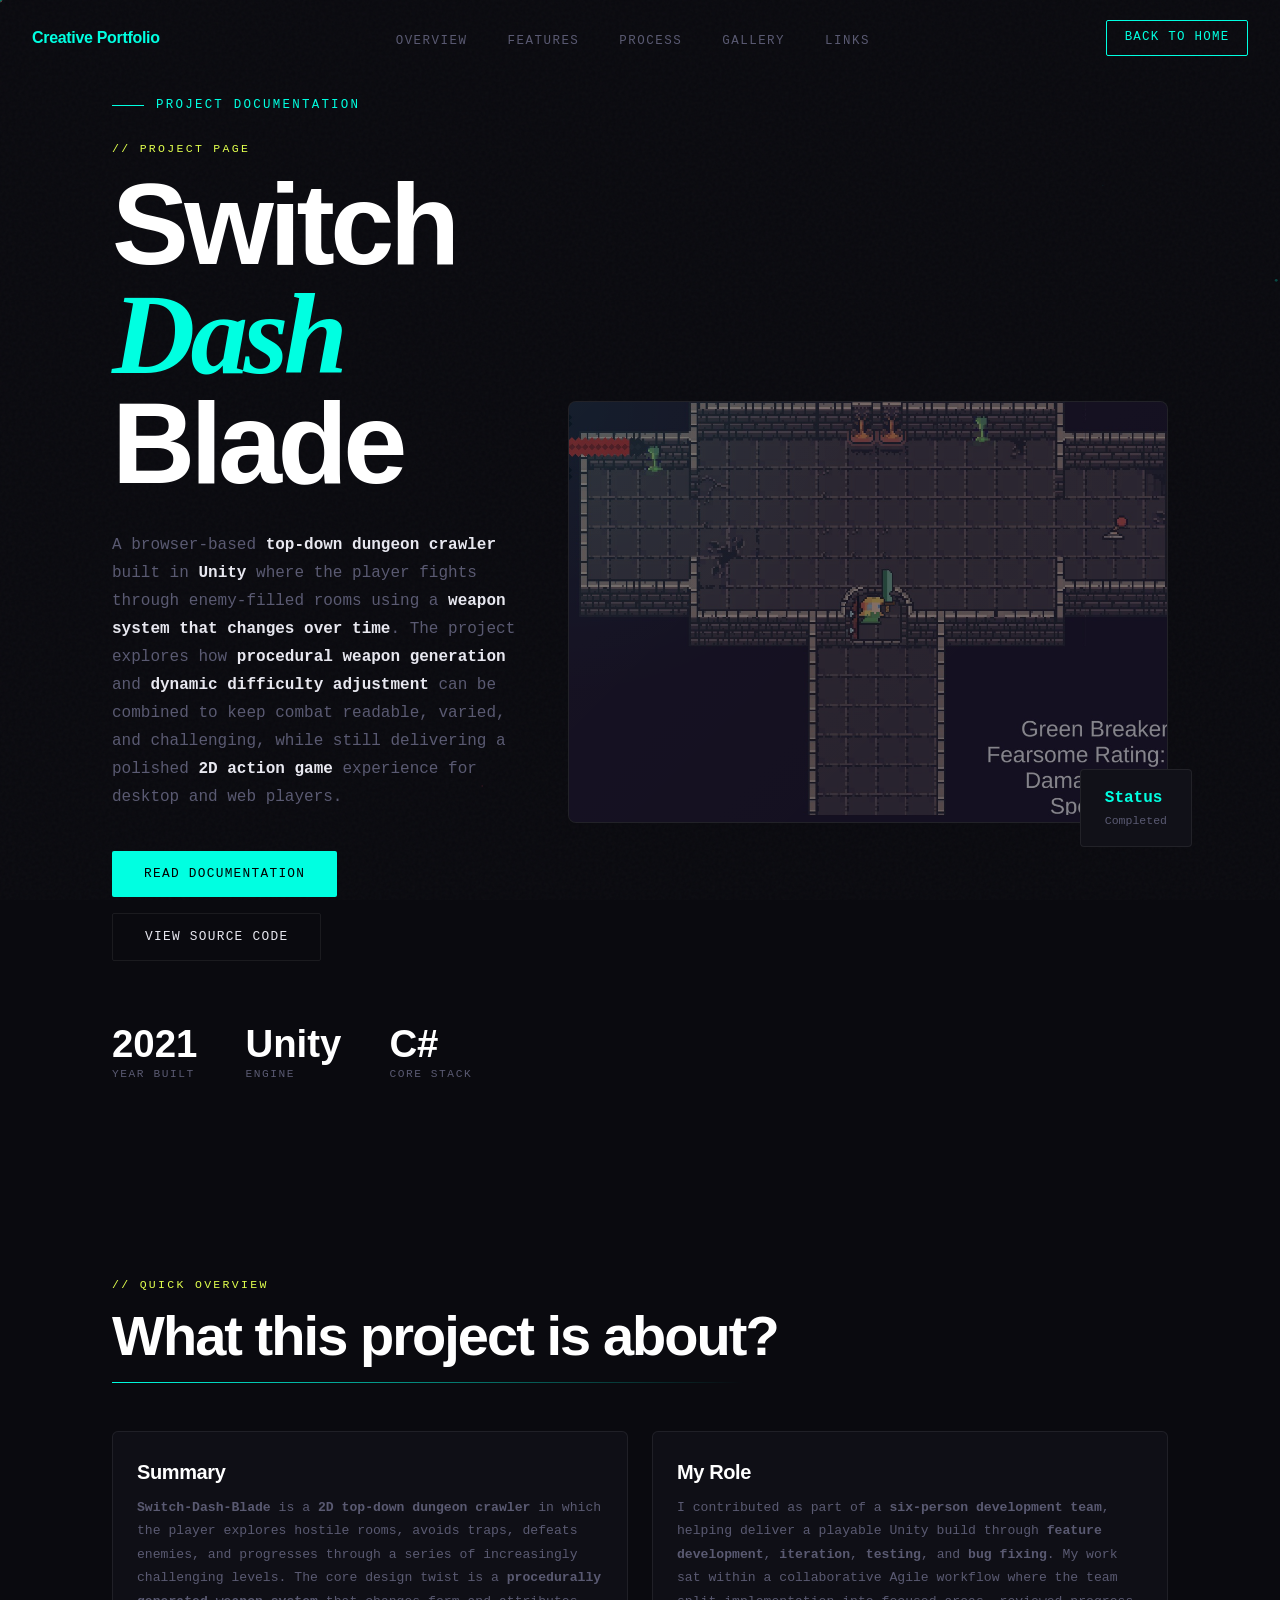
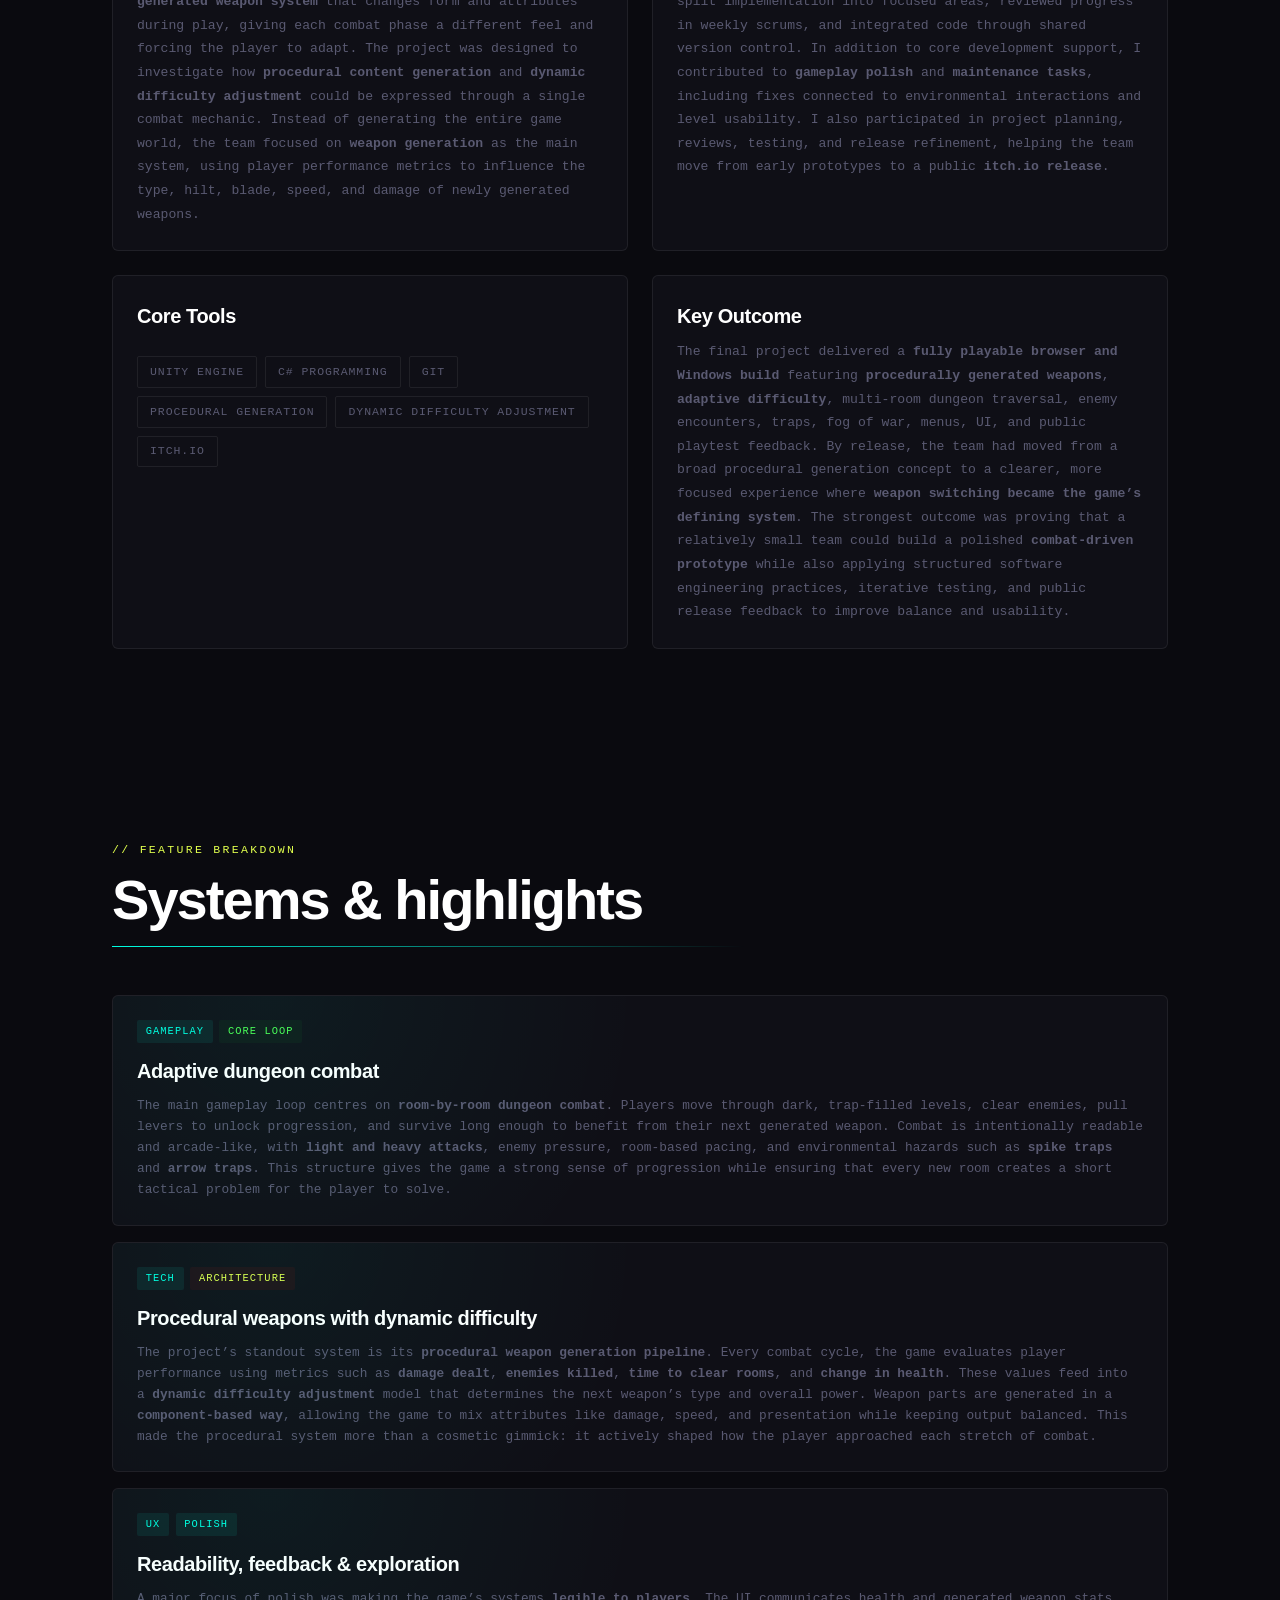
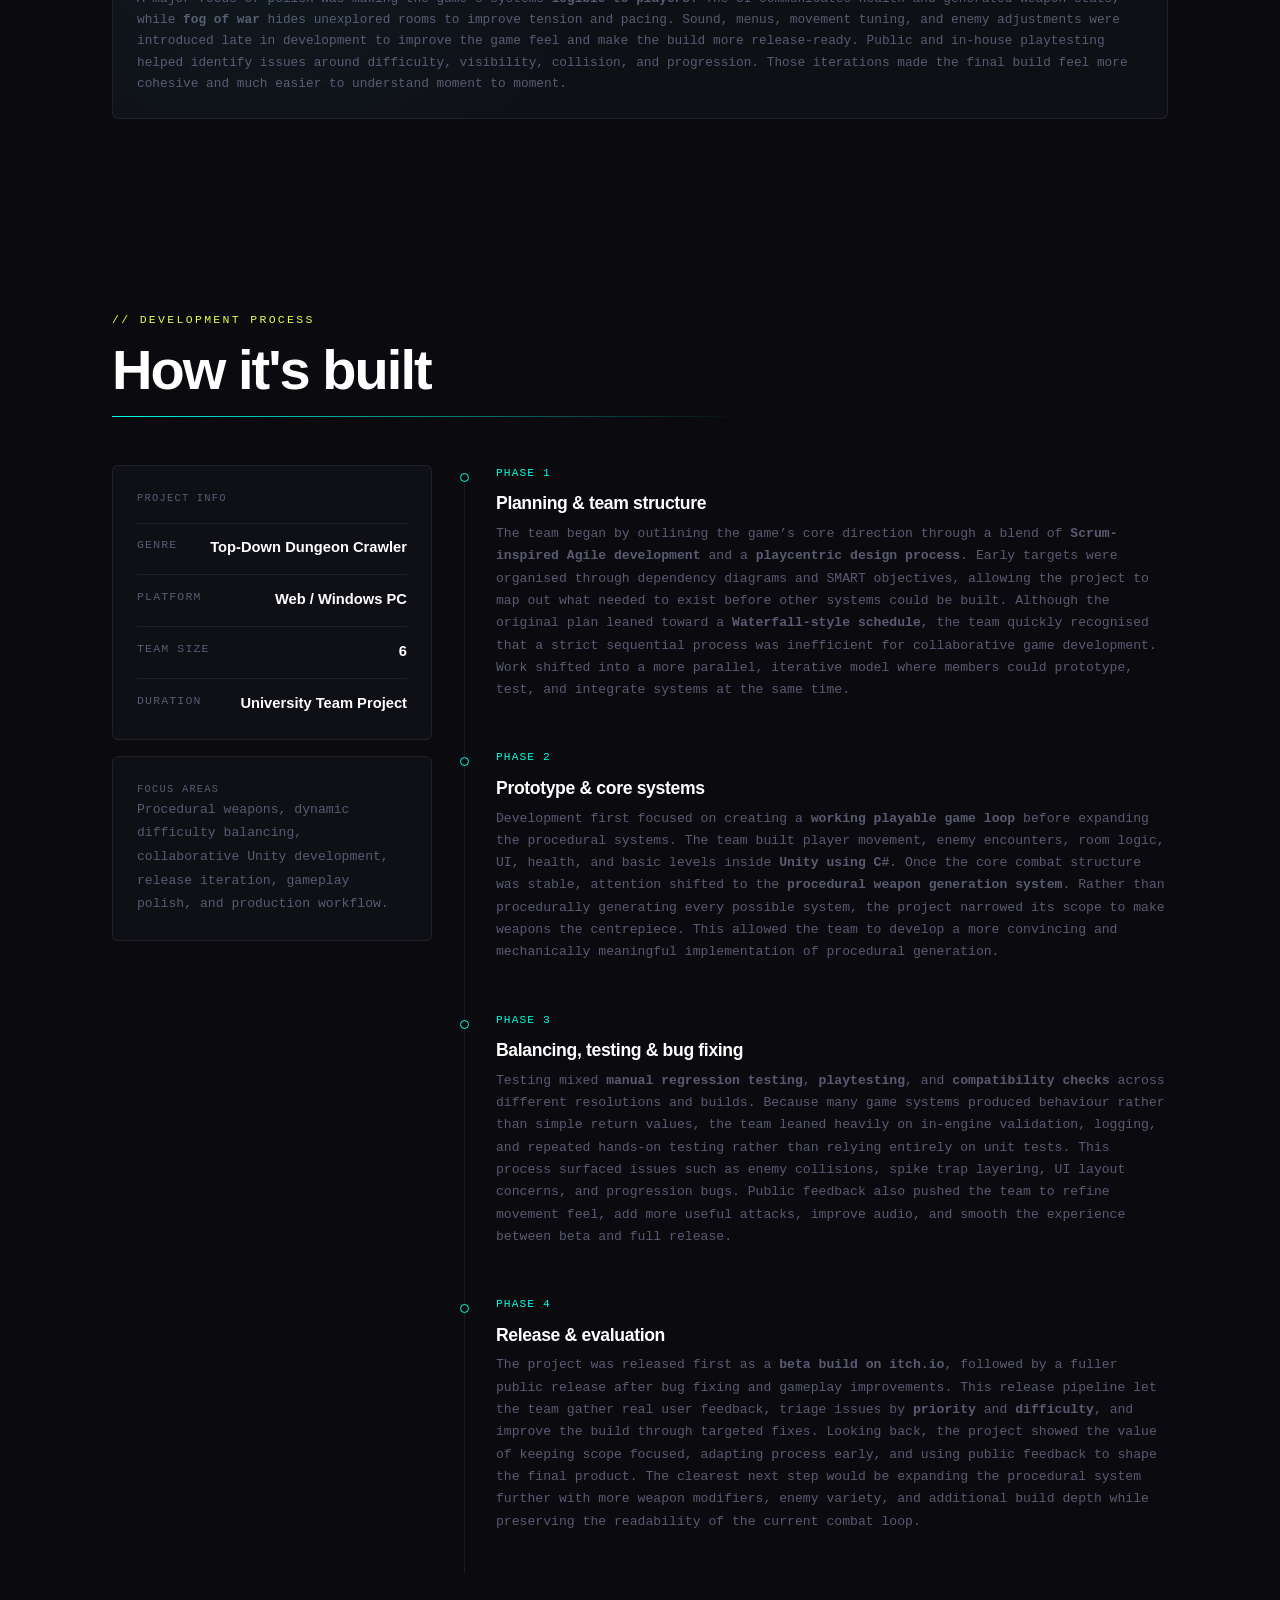
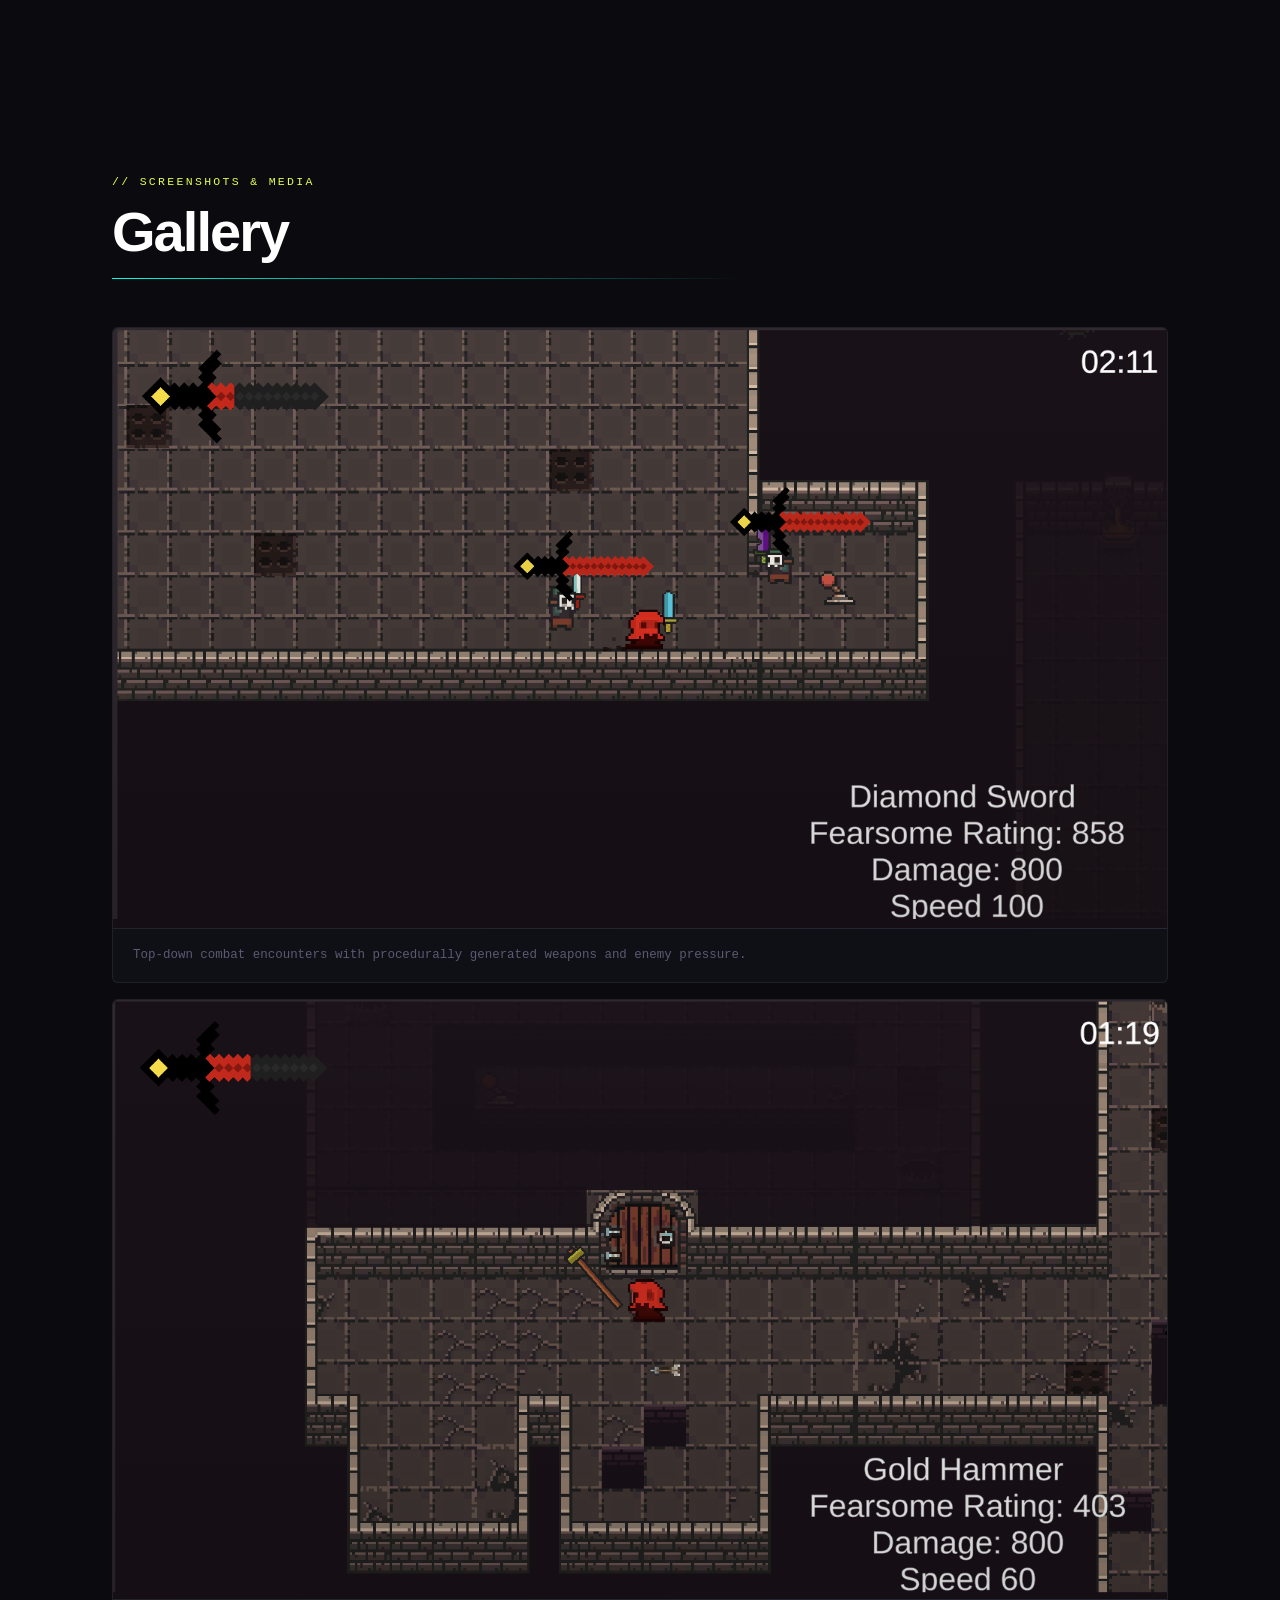
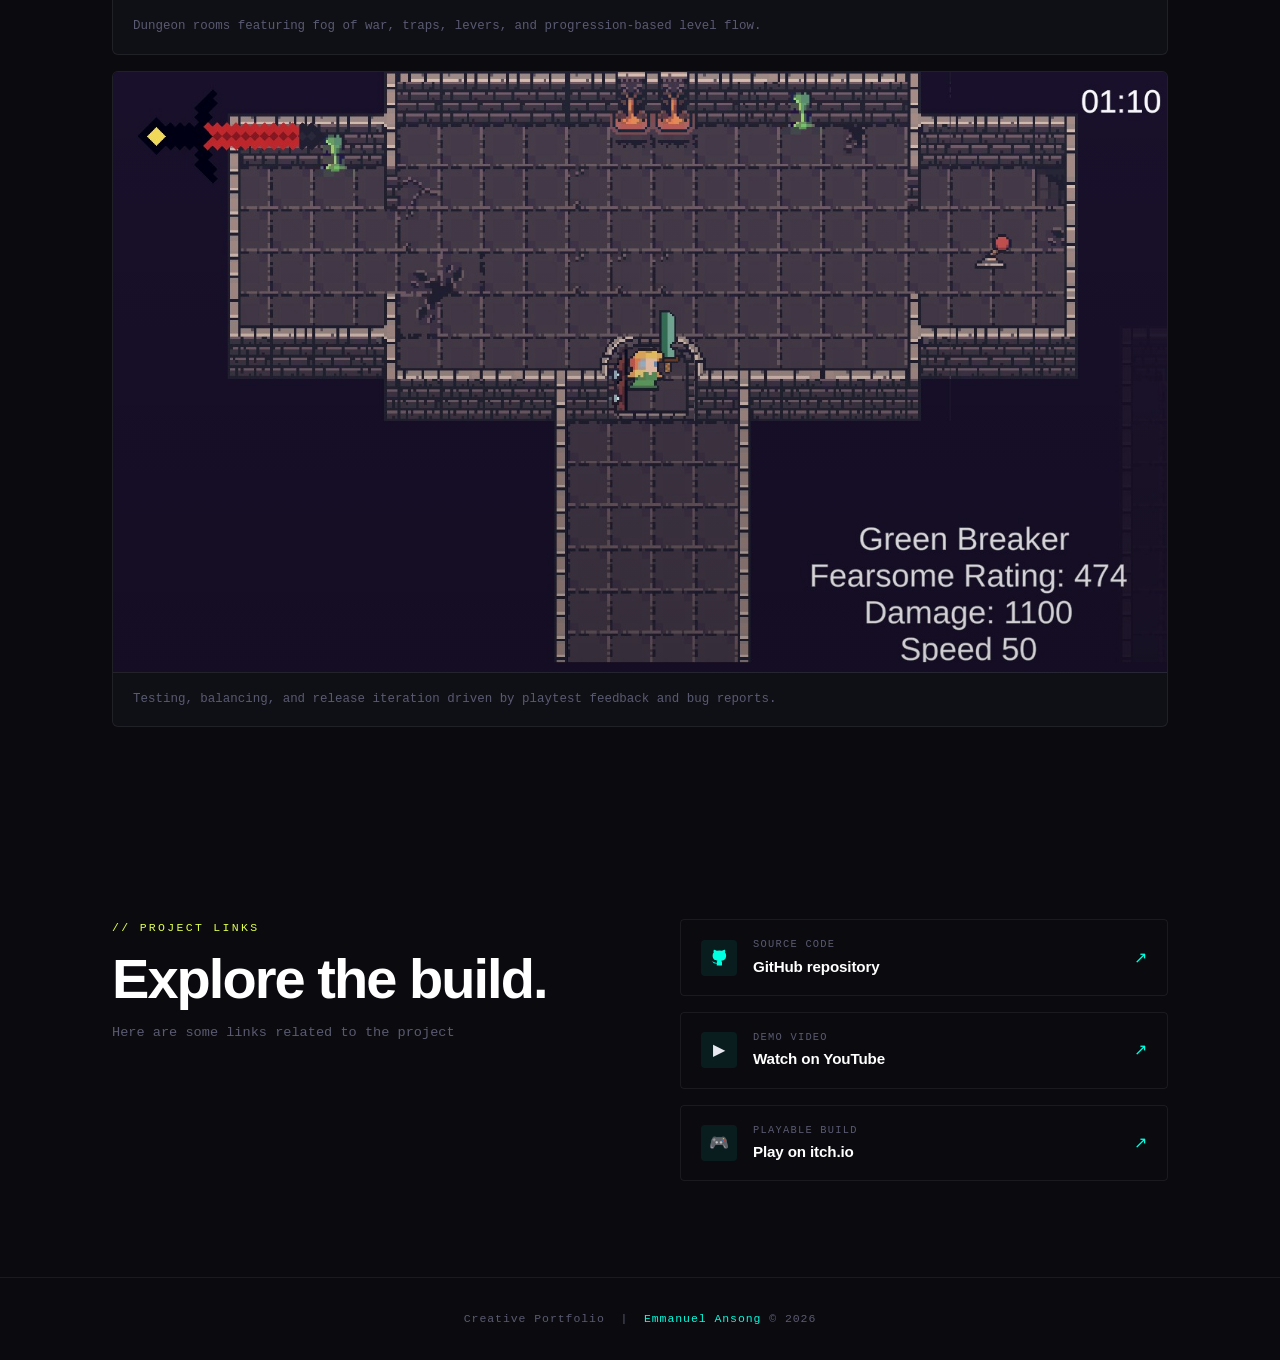
<file: switch-dash-blade.html>
<!DOCTYPE html>
<html lang="en">
<head>
  <meta charset="UTF-8" />
  <meta name="viewport" content="width=device-width, initial-scale=1.0"/>
  <title>Switch-Dash-Blade // Emmanuel Ansong</title>
  <meta name="description" content="Documentation page for Switch-Dash-Blade.">
  <link rel="preconnect" href="https://fonts.googleapis.com">
  <link href="https://fonts.googleapis.com/css2?family=Syne:wght@400;700;800&family=DM+Mono:ital,wght@0,400;0,500;1,400&family=Instrument+Serif:ital@0;1&display=swap" rel="stylesheet">
  <link rel="stylesheet" href="https://cdnjs.cloudflare.com/ajax/libs/font-awesome/6.4.0/css/all.min.css">
  <link rel="stylesheet" href="style.css">
  <link rel="stylesheet" href="project-page.css">
</head>
<body>

  <div id="cursor-dot"></div>
  <div id="cursor-ring"></div>
  <canvas id="bg-canvas"></canvas>

  <nav id="nav">
    <div class="nav-logo"><a href="index.html">Creative Portfolio<span></span></a></div>
    <ul class="nav-links">
      <li><a href="#overview">Overview</a></li>
      <li><a href="#features">Features</a></li>
      <li><a href="#process">Process</a></li>
      <li><a href="#gallery">Gallery</a></li>
      <li><a href="#links">Links</a></li>
    </ul>
    <a href="index.html" class="nav-cta">Back to Home</a>
  </nav>

  <section id="hero" class="project-hero">
    <div class="wrap">
      <div class="hero-tag">Project Documentation</div>

      <div class="project-hero-grid">
        <div class="project-hero-copy reveal">
          <div class="section-tag">// project page</div>
          <h1>Switch<em>Dash</em>Blade</h1>
          <p class="hero-sub">
            A browser-based <strong>top-down dungeon crawler</strong> built in <strong>Unity</strong> where the
            player fights through enemy-filled rooms using a <strong>weapon system that changes over time</strong>.
            The project explores how <strong>procedural weapon generation</strong> and <strong>dynamic difficulty
            adjustment</strong> can be combined to keep combat readable, varied, and challenging, while still
            delivering a polished <strong>2D action game</strong> experience for desktop and web players.
          </p>

          <div class="hero-actions">
            <a href="#overview" class="btn-primary">Read Documentation</a>
            <a href="https://github.com/HLeitch/Group29-PCG" target="_blank" class="btn-ghost">View Source Code</a>
          </div>

          <div class="hero-stats">
            <div class="stat-item">
              <span class="stat-n">2021</span>
              <span class="stat-l">Year Built</span>
            </div>
            <div class="stat-item">
              <span class="stat-n">Unity</span>
              <span class="stat-l">Engine</span>
            </div>
            <div class="stat-item">
              <span class="stat-n">C#</span>
              <span class="stat-l">Core Stack</span>
            </div>
          </div>
        </div>

        <div class="project-hero-media reveal">
          <div class="media-frame">
            <div class="media-placeholder"><img src="swd3.jpg" alt="Switch-Dash-Blade Image"></div>
          </div>
          <div class="about-badge">
            <strong>Status</strong>
            Completed
          </div>
        </div>
      </div>
    </div>
  </section>

  <section id="overview">
    <div class="wrap">
      <div class="section-tag">// quick overview</div>
      <h2>What this project is about?</h2>
      <div class="section-divider"></div>

      <div class="doc-grid">

        <article class="doc-card reveal">
          <div class="card-title">Summary</div>
          <p class="doc-copy">
            <strong>Switch-Dash-Blade</strong> is a <strong>2D top-down dungeon crawler</strong> in which the player
            explores hostile rooms, avoids traps, defeats enemies, and progresses through a series of
            increasingly challenging levels. The core design twist is a <strong>procedurally generated weapon
            system</strong> that changes form and attributes during play, giving each combat phase a different
            feel and forcing the player to adapt.

            The project was designed to investigate how <strong>procedural content generation</strong> and
            <strong>dynamic difficulty adjustment</strong> could be expressed through a single combat mechanic.
            Instead of generating the entire game world, the team focused on <strong>weapon generation</strong> as
            the main system, using player performance metrics to influence the type, hilt, blade, speed,
            and damage of newly generated weapons.
          </p>
        </article>

        <article class="doc-card reveal">
          <div class="card-title">My Role</div>
          <p class="doc-copy">
            I contributed as part of a <strong>six-person development team</strong>, helping deliver a playable
            Unity build through <strong>feature development</strong>, <strong>iteration</strong>, <strong>testing</strong>, and
            <strong>bug fixing</strong>. My work sat within a collaborative Agile workflow where the team split
            implementation into focused areas, reviewed progress in weekly scrums, and integrated code
            through shared version control.

            In addition to core development support, I contributed to <strong>gameplay polish</strong> and
            <strong>maintenance tasks</strong>, including fixes connected to environmental interactions and level
            usability. I also participated in project planning, reviews, testing, and release refinement,
            helping the team move from early prototypes to a public <strong>itch.io release</strong>.
          </p>
        </article>

        <article class="doc-card reveal">
          <div class="card-title">Core Tools</div>
          <div class="skills-list">
            <span class="skill-tag">Unity Engine</span>
            <span class="skill-tag">C# Programming</span>
            <span class="skill-tag">Git</span>
            <span class="skill-tag">Procedural Generation</span>
            <span class="skill-tag">Dynamic Difficulty Adjustment</span>
            <span class="skill-tag">itch.io</span>
          </div>
        </article>

        <article class="doc-card reveal">
          <div class="card-title">Key Outcome</div>
          <p class="doc-copy">
            The final project delivered a <strong>fully playable browser and Windows build</strong> featuring
            <strong>procedurally generated weapons</strong>, <strong>adaptive difficulty</strong>, multi-room dungeon
            traversal, enemy encounters, traps, fog of war, menus, UI, and public playtest feedback.
            By release, the team had moved from a broad procedural generation concept to a clearer,
            more focused experience where <strong>weapon switching became the game’s defining system</strong>.

            The strongest outcome was proving that a relatively small team could build a polished
            <strong>combat-driven prototype</strong> while also applying structured software engineering practices,
            iterative testing, and public release feedback to improve balance and usability.
          </p>
        </article>

      </div>
    </div>
  </section>

  <section id="features">
    <div class="wrap">
      <div class="section-tag">// feature breakdown</div>
      <h2>Systems & highlights</h2>
      <div class="section-divider"></div>

      <div class="feature-stack">

        <article class="feature-panel reveal">
          <div class="card-tags">
            <span class="card-tag">Gameplay</span>
            <span class="card-tag year-tag">Core Loop</span>
          </div>
          <div class="card-title">Adaptive dungeon combat</div>
          <p class="card-desc">
            The main gameplay loop centres on <strong>room-by-room dungeon combat</strong>. Players move through
            dark, trap-filled levels, clear enemies, pull levers to unlock progression, and survive long
            enough to benefit from their next generated weapon. Combat is intentionally readable and
            arcade-like, with <strong>light and heavy attacks</strong>, enemy pressure, room-based pacing, and
            environmental hazards such as <strong>spike traps</strong> and <strong>arrow traps</strong>.

            This structure gives the game a strong sense of progression while ensuring that every new room
            creates a short tactical problem for the player to solve.
          </p>
        </article>

        <article class="feature-panel reveal">
          <div class="card-tags">
            <span class="card-tag">Tech</span>
            <span class="card-tag accent-tag">Architecture</span>
          </div>
          <div class="card-title">Procedural weapons with dynamic difficulty</div>
          <p class="card-desc">
            The project’s standout system is its <strong>procedural weapon generation pipeline</strong>. Every
            combat cycle, the game evaluates player performance using metrics such as
            <strong>damage dealt</strong>, <strong>enemies killed</strong>, <strong>time to clear rooms</strong>, and
            <strong>change in health</strong>. These values feed into a <strong>dynamic difficulty adjustment</strong>
            model that determines the next weapon’s type and overall power.

            Weapon parts are generated in a <strong>component-based way</strong>, allowing the game to mix
            attributes like damage, speed, and presentation while keeping output balanced. This made
            the procedural system more than a cosmetic gimmick: it actively shaped how the player
            approached each stretch of combat.
          </p>
        </article>

        <article class="feature-panel reveal">
          <div class="card-tags">
            <span class="card-tag">UX</span>
            <span class="card-tag">Polish</span>
          </div>
          <div class="card-title">Readability, feedback & exploration</div>
          <p class="card-desc">
            A major focus of polish was making the game’s systems <strong>legible to players</strong>. The UI
            communicates health and generated weapon stats, while <strong>fog of war</strong> hides unexplored
            rooms to improve tension and pacing. Sound, menus, movement tuning, and enemy adjustments
            were introduced late in development to improve the game feel and make the build more release-ready.

            Public and in-house playtesting helped identify issues around difficulty, visibility, collision,
            and progression. Those iterations made the final build feel more cohesive and much easier to
            understand moment to moment.
          </p>
        </article>

      </div>
    </div>
  </section>

  <section id="process">
    <div class="wrap">
      <div class="section-tag">// development process</div>
      <h2>How it's built</h2>
      <div class="section-divider"></div>

      <div class="process-layout">
        <div class="project-sidebar reveal">
          <div class="sidebar-block">
            <div class="link-label">Project Info</div>
            <ul class="meta-list">
              <li><span>Genre</span><strong>Top-Down Dungeon Crawler</strong></li>
              <li><span>Platform</span><strong>Web / Windows PC</strong></li>
              <li><span>Team Size</span><strong>6</strong></li>
              <li><span>Duration</span><strong>University Team Project</strong></li>
            </ul>
          </div>

          <div class="sidebar-block">
            <div class="link-label">Focus Areas</div>
            <p class="doc-copy">
              Procedural weapons, dynamic difficulty balancing, collaborative Unity development,
              release iteration, gameplay polish, and production workflow.
            </p>
          </div>
        </div>

        <div class="process-content">

          <article class="timeline-item reveal visible-static">
            <div class="timeline-date">Phase 1</div>
            <div class="timeline-title">Planning & team structure</div>
            <div class="timeline-body">
              The team began by outlining the game’s core direction through a blend of
              <strong>Scrum-inspired Agile development</strong> and a <strong>playcentric design process</strong>.
              Early targets were organised through dependency diagrams and SMART objectives, allowing
              the project to map out what needed to exist before other systems could be built.

              Although the original plan leaned toward a <strong>Waterfall-style schedule</strong>, the team quickly
              recognised that a strict sequential process was inefficient for collaborative game development.
              Work shifted into a more parallel, iterative model where members could prototype, test, and
              integrate systems at the same time.
            </div>
          </article>

          <article class="timeline-item reveal visible-static">
            <div class="timeline-date">Phase 2</div>
            <div class="timeline-title">Prototype & core systems</div>
            <div class="timeline-body">
              Development first focused on creating a <strong>working playable game loop</strong> before expanding
              the procedural systems. The team built player movement, enemy encounters, room logic,
              UI, health, and basic levels inside <strong>Unity using C#</strong>. Once the core combat structure was
              stable, attention shifted to the <strong>procedural weapon generation system</strong>.

              Rather than procedurally generating every possible system, the project narrowed its scope to
              make weapons the centrepiece. This allowed the team to develop a more convincing and
              mechanically meaningful implementation of procedural generation.
            </div>
          </article>

          <article class="timeline-item reveal visible-static">
            <div class="timeline-date">Phase 3</div>
            <div class="timeline-title">Balancing, testing & bug fixing</div>
            <div class="timeline-body">
              Testing mixed <strong>manual regression testing</strong>, <strong>playtesting</strong>, and
              <strong>compatibility checks</strong> across different resolutions and builds. Because many game systems
              produced behaviour rather than simple return values, the team leaned heavily on in-engine
              validation, logging, and repeated hands-on testing rather than relying entirely on unit tests.

              This process surfaced issues such as enemy collisions, spike trap layering, UI layout concerns,
              and progression bugs. Public feedback also pushed the team to refine movement feel, add more
              useful attacks, improve audio, and smooth the experience between beta and full release.
            </div>
          </article>

          <article class="timeline-item reveal visible-static">
            <div class="timeline-date">Phase 4</div>
            <div class="timeline-title">Release & evaluation</div>
            <div class="timeline-body">
              The project was released first as a <strong>beta build on itch.io</strong>, followed by a fuller public
              release after bug fixing and gameplay improvements. This release pipeline let the team gather
              real user feedback, triage issues by <strong>priority</strong> and <strong>difficulty</strong>, and improve the build
              through targeted fixes.

              Looking back, the project showed the value of keeping scope focused, adapting process early,
              and using public feedback to shape the final product. The clearest next step would be expanding
              the procedural system further with more weapon modifiers, enemy variety, and additional build
              depth while preserving the readability of the current combat loop.
            </div>
          </article>

        </div>
      </div>
    </div>
  </section>

  <section id="gallery">
    <div class="wrap">
      <div class="section-tag">// screenshots & media</div>
      <h2>Gallery</h2>
      <div class="section-divider"></div>

      <div class="gallery-grid">
        <div class="gallery-card reveal">
          <div class="gallery-media"><img src="swd1.PNG" alt="⚔️"></div>
          <div class="gallery-caption">Top-down combat encounters with procedurally generated weapons and enemy pressure.</div>
        </div>
        <div class="gallery-card reveal">
          <div class="gallery-media"><img src="swd2.PNG" alt="⚔️"></div>
          <div class="gallery-caption">Dungeon rooms featuring fog of war, traps, levers, and progression-based level flow.</div>
        </div>
        <div class="gallery-card reveal">
          <div class="gallery-media"><img src="swd3.jpg" alt="⚔️"></div>
          <div class="gallery-caption">Testing, balancing, and release iteration driven by playtest feedback and bug reports.</div>
        </div>
      </div>
    </div>
  </section>

  <section id="links">
    <div class="wrap">
      <div class="contact-inner project-links">
        <div class="contact-text reveal">
          <div class="section-tag">// project links</div>
          <h2>Explore the build.</h2>
          <p>
            Here are some links related to the project
          </p>
        </div>

        <div class="contact-links reveal">
          <a href="https://github.com/HLeitch/Group29-PCG" target="_blank" class="contact-link-item">
            <div class="link-icon">
              <svg width="18" height="18" viewBox="0 0 24 24" fill="currentColor" class="gh-icon"><path d="M9 19c-5 1.5-5-2.5-7-3m14 6v-3.87a3.37 3.37 0 0 0-.94-2.61c3.14-.35 6.44-1.54 6.44-7A5.44 5.44 0 0 0 20 4.77 5.07 5.07 0 0 0 19.91 1S18.73.65 16 2.48a13.38 13.38 0 0 0-7 0C6.27.65 5.09 1 5.09 1A5.07 5.07 0 0 0 5 4.77a5.44 5.44 0 0 0-1.5 3.78c0 5.42 3.3 6.61 6.44 7A3.37 3.37 0 0 0 9 18.13V22"/></svg>
            </div>
            <div class="link-info">
              <div class="link-label">Source Code</div>
              <div class="link-value">GitHub repository</div>
            </div>
            <div class="link-arrow">↗</div>
          </a>

          <a href="https://youtu.be/D5XGZrtlHl0" target="_blank" class="contact-link-item">
            <div class="link-icon">▶</div>
            <div class="link-info">
              <div class="link-label">Demo Video</div>
              <div class="link-value">Watch on YouTube</div>
            </div>
            <div class="link-arrow">↗</div>
          </a>

          <a href="https://group-29.itch.io/procedural-weapon-generation-game" target="_blank" class="contact-link-item">
            <div class="link-icon">🎮</div>
            <div class="link-info">
              <div class="link-label">Playable Build</div>
              <div class="link-value">Play on itch.io</div>
            </div>
            <div class="link-arrow">↗</div>
          </a>
        </div>
      </div>
    </div>
  </section>

  <footer>
    Creative Portfolio
    &nbsp;|&nbsp; <span>Emmanuel Ansong</span> &copy; 2026
  </footer>

  <script src="script.js"></script>
</body>
</html>
</file>
<file: style.css>
/* ─────────────────────────────────────────────────────────
   style.css — Emmanuel Ansong Portfolio
   ───────────────────────────────────────────────────────── */

/* ── TOKENS ──────────────────────────────────────────────── */
:root {
  --bg:       #0a0a0f;
  --surface:  #111118;
  --border:   rgba(255,255,255,0.07);
  --glow:     #00ffe1;
  --accent:   #e1ff4d;
  --year:   #4dff53;
  --text:     #e8e8f0;
  --muted:    #5a5a72;
  --card-bg:  rgba(17,17,24,0.85);
  --font-head: 'Poppins', sans-serif;
  --font-mono: 'JetBrains Mono', monospace;
  --font-body: 'Source Code Pro', serif;
}

/* ── RESET ───────────────────────────────────────────────── */
*, *::before, *::after { box-sizing: border-box; margin: 0; padding: 0; }
html { scroll-behavior: smooth; }
body {
  background: var(--bg);
  color: var(--text);
  font-family: var(--font-body);
  font-size: 18px;
  line-height: 1.6;
  overflow-x: hidden;
  cursor: none;
}
a { color: inherit; text-decoration: none; }
img { display: block; max-width: 100%; }

/* ── CURSOR ──────────────────────────────────────────────── */
#cursor-dot,
#cursor-ring {
  position: fixed;
  top: 0; left: 0;
  border-radius: 50%;
  pointer-events: none;
  transform: translate(-50%, -50%);
  z-index: 9999;
  transition: opacity .3s;
}
#cursor-dot  { width: 6px; height: 6px; background: var(--glow); }
#cursor-ring {
  width: 32px; height: 32px;
  border: 1.5px solid rgba(0,255,225,0.45);
  transition: width .25s, height .25s, border-color .25s;
}
body:not(:hover) #cursor-dot,
body:not(:hover) #cursor-ring { opacity: 0; }
.cursor-hover #cursor-ring { width: 48px; height: 48px; border-color: var(--glow); }

/* ── CANVAS ──────────────────────────────────────────────── */
#bg-canvas {
  position: fixed; inset: 0; z-index: 0;
  pointer-events: none; opacity: .45;
}

/* ── NOISE ───────────────────────────────────────────────── */
body::after {
  content: '';
  position: fixed;
  inset: 0;
  z-index: 1;
  pointer-events: none;

  background-image: url("data:image/svg+xml,%3Csvg viewBox='0 0 100 100' xmlns='http://www.w3.org/2000/svg'%3E%3Cfilter id='n'%3E%3CfeTurbulence type='fractalNoise' baseFrequency='0.9' numOctaves='6' stitchTiles='stitch'/%3E%3C/filter%3E%3Crect width='100%25' height='100%25' filter='url(%23n)'/%3E%3C/svg%3E");
  
  background-size: 300px 300px; /* important for movement */
  opacity: .03;

  animation: noiseMove 20s infinite linear;
}

@keyframes noiseMove {
  0%   { background-position: 0 0; }
  100% { background-position: 100px 100px; }
}

/* ── LAYOUT ──────────────────────────────────────────────── */
.wrap {
  max-width: 1120px;
  margin: 0 auto;
  padding: 0 2rem;
  position: relative;
  z-index: 2;
}

/* ── NAV ─────────────────────────────────────────────────── */
nav {
  position: fixed; top: 0; left: 0; right: 0; z-index: 100;
  padding: 1.25rem 2rem;
  display: flex; align-items: center; justify-content: space-between;
  border-bottom: 1px solid transparent;
  transition: border-color .4s, background .4s, backdrop-filter .4s;
}
nav.scrolled {
  background: rgba(10,10,15,0.85);
  backdrop-filter: blur(14px);
  border-color: var(--border);
}
.nav-logo {
  font-family: var(--font-head);
  font-weight: 800; font-size: 1rem; letter-spacing: -.02em;
  color: var(--glow);
}
.nav-logo span { color: var(--accent); }
.nav-links {
  display: flex; gap: 2.5rem; list-style: none;
}
.nav-links a {
  font-family: var(--font-mono); font-size: .78rem;
  letter-spacing: .12em; text-transform: uppercase;
  color: var(--muted); transition: color .2s;
}
.nav-links a:hover { color: var(--glow); }
.nav-cta {
  font-family: var(--font-mono); font-size: .78rem;
  letter-spacing: .1em; text-transform: uppercase;
  border: 1px solid var(--glow); color: var(--glow);
  padding: .45rem 1.1rem; border-radius: 2px;
  transition: background .2s, color .2s;
}
.nav-cta:hover { background: var(--glow); color: #000; }

/* ── HERO ────────────────────────────────────────────────── */
#hero {
  min-height: 100vh;
  display: flex; flex-direction: column;
  justify-content: flex-end;
  padding-bottom: 6rem; padding-top: 6rem;
  position: relative;
}
.hero-tag {
  font-family: var(--font-mono); font-size: .78rem;
  letter-spacing: .18em; color: var(--glow);
  text-transform: uppercase; margin-bottom: 1.5rem;
  display: flex; align-items: center; gap: .75rem;
}
.hero-tag::before {
  content: ''; display: block;
  width: 2rem; height: 1px; background: var(--glow);
}
h1 {
  font-family: var(--font-head);
  font-weight: 800; font-size: clamp(3.2rem, 9vw, 8rem);
  line-height: .95; letter-spacing: -.04em; color: #fff;
}
h1 em {
  font-style: italic; font-family: var(--font-body);
  color: var(--glow); display: block;
}
.hero-sub {
  margin-top: 2rem; max-width: 480px;
  color: var(--muted); font-size: 1rem;
  font-family: var(--font-mono); line-height: 1.75;
}
.hero-sub strong { color: var(--text); }
.hero-actions { margin-top: 2.5rem; display: flex; gap: 1rem; flex-wrap: wrap; }
.btn-primary {
  font-family: var(--font-mono); font-size: .8rem;
  letter-spacing: .1em; text-transform: uppercase;
  background: var(--glow); color: #000;
  padding: .8rem 2rem; border-radius: 2px; font-weight: 500;
  transition: opacity .2s, transform .2s;
}
.btn-primary:hover { opacity: .85; transform: translateY(-2px); }
.btn-ghost {
  font-family: var(--font-mono); font-size: .8rem;
  letter-spacing: .1em; text-transform: uppercase;
  border: 1px solid var(--border); color: var(--text);
  padding: .8rem 2rem; border-radius: 2px;
  transition: border-color .2s, color .2s;
}
.btn-ghost:hover { border-color: var(--glow); color: var(--glow); }
.hero-stats {
  margin-top: 4rem;
  display: flex; gap: 3rem; flex-wrap: wrap;
}
.stat-item { display: flex; flex-direction: column; gap: .2rem; }
.stat-n {
  font-family: var(--font-head); font-weight: 800;
  font-size: 2.4rem; color: #fff; line-height: 1;
}
.stat-n span { color: var(--glow); }
.stat-l {
  font-family: var(--font-mono); font-size: .7rem;
  letter-spacing: .14em; text-transform: uppercase; color: var(--muted);
}

/* ── SECTION HEADERS ─────────────────────────────────────── */
section { padding: 6rem 0; }
.section-tag {
  font-family: var(--font-mono); font-size: .72rem;
  letter-spacing: .2em; text-transform: uppercase;
  color: var(--accent); margin-bottom: .75rem;
}
h2 {
  font-family: var(--font-head); font-weight: 800;
  font-size: clamp(2rem, 5vw, 3.5rem);
  letter-spacing: -.035em; line-height: 1.05;
  color: #fff; margin-bottom: 1rem;
}
.journey-sub {
  color: var(--muted); font-size: .65em;
  font-style: normal; font-family: var(--font-body);
}
.section-divider {
  width: 100%; height: 1px;
  background: linear-gradient(90deg, var(--glow) 0%, transparent 60%);
  margin-bottom: 3rem;
}

/* ── ABOUT ───────────────────────────────────────────────── */
.about-grid {
  display: grid;
  grid-template-columns: 1fr 1fr;
  gap: 5rem; align-items: center;
}
.about-img-wrap { position: relative; }
.about-img-frame {
  width: 100%; aspect-ratio: 3/4;
  background: var(--surface);
  border: 1px solid var(--border);
  border-radius: 4px; overflow: hidden; position: relative;
}
.about-img-frame::before {
  content: ''; position: absolute; inset: 0;
  background: linear-gradient(135deg, rgba(0,255,225,.08) 0%, transparent 60%);
}
.about-img-frame img { width: 100%; height: 100%; object-fit: cover; }
.avatar-placeholder {
  width: 100%; height: 100%;
  display: flex; align-items: center; justify-content: center;
  font-size: 6rem; color: var(--muted); opacity: .35;
}
.about-badge {
  position: absolute; bottom: -1.5rem; right: -1.5rem;
  background: var(--surface); border: 1px solid var(--border);
  border-radius: 4px; padding: 1rem 1.5rem;
  font-family: var(--font-mono); font-size: .72rem;
  line-height: 1.6; color: var(--muted);
}
.about-badge strong { color: var(--glow); display: block; font-size: 1rem; }
.about-text p { color: var(--muted); margin-bottom: 1.25rem; }
.about-text p strong { color: var(--text); }
.skills-list {
  display: flex; flex-wrap: wrap; gap: .5rem; margin-top: 1.5rem;
}
.skill-tag {
  font-family: var(--font-mono); font-size: .72rem;
  letter-spacing: .08em; text-transform: uppercase;
  border: 1px solid var(--border);
  padding: .35rem .75rem; border-radius: 2px; color: var(--muted);
  transition: border-color .2s, color .2s;
}
.skill-tag:hover { border-color: var(--glow); color: var(--glow); }

/* ── PROJECTS ────────────────────────────────────────────── */
.projects-grid {
  display: grid;
  grid-template-columns: repeat(auto-fill, minmax(300px, 1fr));
  gap: 1.5rem;
}
.project-card {
  background: var(--card-bg); border: 1px solid var(--border);
  border-radius: 6px; overflow: hidden;
  transition: border-color .3s, transform .3s;
  position: relative;
}
.project-card:hover { border-color: rgba(0,255,225,.35); transform: translateY(-6px); }
.project-card:hover .card-glow { opacity: 1; }
.card-glow {
  position: absolute; inset: 0; z-index: 0;
  background: radial-gradient(circle at 50% 0%, rgba(0,255,225,.06), transparent 70%);
  opacity: 0; transition: opacity .4s; pointer-events: none;
}
.card-thumb {
  height: 200px;
  background: linear-gradient(135deg, #111118, #1a1a2e);
  position: relative; overflow: hidden;
  display: flex; align-items: center; justify-content: center;
  font-size: 4rem;
}
.card-thumb img {
  width: 100%; height: 100%; object-fit: cover;
  position: absolute; inset: 0;
}
.card-thumb::after {
  content: ''; position: absolute; inset: 0;
  background: linear-gradient(to bottom, transparent 50%, var(--card-bg));
}
.card-body { padding: 1.5rem; position: relative; z-index: 1; }
.card-tags { display: flex; gap: .4rem; flex-wrap: wrap; margin-bottom: .75rem; }
.card-tag {
  font-family: var(--font-mono); font-size: .65rem;
  letter-spacing: .1em; text-transform: uppercase;
  background: rgba(0,255,225,.08); color: var(--glow);
  border-radius: 2px; padding: .2rem .55rem;
}
.card-tag.accent-tag { background: rgba(203, 13, 13, 0.08); color: var(--accent); }

.card-tag.year-tag  { font-family: var(--font-mono); font-size: .65rem;
  letter-spacing: .1em; text-transform: uppercase;
  background: rgba(18, 140, 59, 0.08); color: var(--year);
  border-radius: 2px; padding: .2rem .55rem;
}

.card-title {
  font-family: var(--font-head); font-weight: 700;
  font-size: 1.25rem; color: #fff; margin-bottom: .5rem;
  letter-spacing: -.02em;
}
.card-desc {
  font-family: var(--font-mono); font-size: .8rem;
  color: var(--muted); line-height: 1.65;
}
.card-footer {
  padding: 1rem 1.5rem; border-top: 1px solid var(--border);
  display: flex; gap: 1rem;
}
.card-link {
  font-family: var(--font-mono); font-size: .72rem;
  letter-spacing: .1em; text-transform: uppercase;
  color: var(--muted); transition: color .2s;
  display: flex; align-items: center; gap: .35rem;
}
.card-link svg { width: 12px; height: 12px; }
.card-link:hover { color: var(--glow); }

/* ── FEATURED PROJECT ────────────────────────────────────── */
.featured-project {
  border: 1px solid var(--border); border-radius: 8px; overflow: hidden;
  margin-bottom: 3rem;
  display: grid; grid-template-columns: 1fr 1fr;
  background: var(--card-bg); transition: border-color .3s;
}
.featured-project:hover { border-color: rgba(0,255,225,.35); }
.featured-thumb {
  background: linear-gradient(135deg, #0d1b2a, #1a1a2e);
  display: flex; align-items: center; justify-content: center;
  font-size: 7rem; min-height: 320px;
  position: relative; overflow: hidden;
}
.featured-thumb img {
  width: 100%; height: 100%;
  object-fit: cover; position: absolute; inset: 0;
}
.featured-thumb::after {
  content: ''; position: absolute; inset: 0;
  background: radial-gradient(circle at 30% 50%, rgba(0,255,225,.1), transparent 60%);
}
.featured-label {
  position: absolute; top: 1rem; left: 1rem; z-index: 2;
  font-family: var(--font-mono); font-size: .65rem;
  letter-spacing: .15em; text-transform: uppercase;
  background: var(--glow); color: #000;
  padding: .25rem .6rem; border-radius: 2px;
}
.featured-body {
  padding: 2.5rem;
  display: flex; flex-direction: column; justify-content: center;
}
.featured-body .card-title { font-size: 1.6rem; }
.featured-body .card-desc { margin-top: .75rem; }
.featured-body .card-footer { padding: 0; border: none; margin-top: 1.5rem; }

/* ── TIMELINE ────────────────────────────────────────────── */
.timeline { position: relative; padding-left: 2rem; }
.timeline::before {
  content: ''; position: absolute; left: 0;
  top: .5rem; bottom: .5rem;
  width: 1px; background: var(--border);
}
.timeline-item {
  position: relative; padding-bottom: 3rem;
  opacity: 0; transform: translateX(-20px);
  transition: opacity .6s, transform .6s;
}
.timeline-item.visible { opacity: 1; transform: none; }
.timeline-item::before {
  content: ''; position: absolute;
  left: -2rem; top: .5rem;
  width: 9px; height: 9px;
  border-radius: 50%; background: var(--bg);
  border: 1.5px solid var(--glow); transform: translateX(-4px);
}
.timeline-date {
  font-family: var(--font-mono); font-size: .7rem;
  letter-spacing: .1em; color: var(--glow);
  text-transform: uppercase; margin-bottom: .4rem;
}
.timeline-title {
  font-family: var(--font-head); font-weight: 700;
  font-size: 1.1rem; color: #fff; margin-bottom: .35rem;
  letter-spacing: -.02em;
}
.timeline-body {
  font-family: var(--font-mono); font-size: .82rem;
  color: var(--muted); line-height: 1.7;
}

/* ── CONTACT ─────────────────────────────────────────────── */
#contact { border-top: 1px solid var(--border); }
.contact-inner {
  display: grid; grid-template-columns: 1fr 1fr;
  gap: 5rem; align-items: center;
}
.contact-text h2 { margin-bottom: .75rem; }
.contact-text p {
  font-family: var(--font-mono); font-size: .85rem;
  color: var(--muted); line-height: 1.8;
}
.response-note { color: var(--glow); font-size: .78rem; }
.contact-links { display: flex; flex-direction: column; gap: 1rem; }
.contact-link-item {
  display: flex; align-items: center; gap: 1rem;
  border: 1px solid var(--border); border-radius: 4px;
  padding: 1rem 1.25rem;
  transition: border-color .2s, background .2s;
}
.contact-link-item:hover {
  border-color: var(--glow); background: rgba(0,255,225,.04);
}
.link-icon {
  width: 36px; height: 36px;
  background: rgba(0,255,225,.08); border-radius: 4px;
  display: flex; align-items: center; justify-content: center;
  font-size: 1rem; flex-shrink: 0;
}
.gh-icon { color: var(--glow); }
.link-info { flex: 1; }
.link-label {
  font-family: var(--font-mono); font-size: .65rem;
  letter-spacing: .12em; text-transform: uppercase; color: var(--muted);
}
.link-value {
  font-family: var(--font-head); font-weight: 700;
  font-size: .95rem; color: #fff; margin-top: .1rem; letter-spacing: -.01em;
}
.link-arrow { color: var(--glow); font-size: 1rem; }

/* ── FOOTER ──────────────────────────────────────────────── */
footer {
  border-top: 1px solid var(--border);
  padding: 2rem; text-align: center;
  font-family: var(--font-mono); font-size: .72rem;
  color: var(--muted); letter-spacing: .08em;
  position: relative; z-index: 2;
}
footer span { color: var(--glow); }

/* ── REVEAL ANIMATIONS ───────────────────────────────────── */
.reveal {
  opacity: 0; transform: translateY(28px);
  transition: opacity .7s cubic-bezier(.16,1,.3,1),
              transform .7s cubic-bezier(.16,1,.3,1);
}
.reveal.visible { opacity: 1; transform: none; }

/* ── RESPONSIVE ──────────────────────────────────────────── */
@media (max-width: 900px) {
  .featured-project { grid-template-columns: 1fr; }
  .featured-thumb { min-height: 240px; font-size: 5rem; }
}
@media (max-width: 768px) {
  .about-grid, .contact-inner { grid-template-columns: 1fr; }
  .about-badge { right: 0; bottom: -4rem; }
  .nav-links { display: none; }
  h1 { font-size: 3.2rem; }
}
</file>
<file: project-page.css>
/* Project page extension styles
   Uses the same design system as the main portfolio. */

.project-hero {
  min-height: auto;
  padding-top: 10rem;
  padding-bottom: 5rem;
}

.project-hero-grid {
  display: grid;
  grid-template-columns: 1.2fr 0.8fr;
  gap: 3rem;
  align-items: center;
}

.project-hero-media {
  position: relative;
  min-width: 600px;
}

.media-frame {
  min-height: 420px;
  background: var(--surface);
  border: 1px solid var(--border);
  border-radius: 8px;
  overflow: hidden;
  position: relative;
}

.media-frame::before {
  content: "";
  position: absolute;
  inset: 0;
  background:
    radial-gradient(circle at top left, rgba(0, 255, 225, 0.1), transparent 40%),
    linear-gradient(135deg, rgba(255, 255, 255, 0.02), transparent 70%);
  pointer-events: none;
}

.media-frame img {
  width: 100%;
  height: 100%;
  object-fit: cover;
  display: block;
}

.media-placeholder {
  min-height: 420px;
  display: grid;
  place-items: center;
  font-size: 7rem;
  color: var(--muted);
  opacity: 0.5;
}

.doc-grid {
  display: grid;
  grid-template-columns: repeat(2, minmax(0, 1fr));
  gap: 1.5rem;
}

.doc-card,
.feature-panel,
.gallery-card,
.sidebar-block {
  background: var(--card-bg);
  border: 1px solid var(--border);
  border-radius: 6px;
}

.doc-card,
.feature-panel,
.sidebar-block {
  padding: 1.5rem;
}

.doc-copy {
  font-family: var(--font-mono);
  font-size: 0.82rem;
  color: var(--muted);
  line-height: 1.8;
}

.feature-stack {
  display: grid;
  gap: 1rem;
}

.feature-panel {
  position: relative;
  overflow: hidden;
}

.feature-panel::before {
  content: "";
  position: absolute;
  inset: 0;
  background: radial-gradient(circle at 15% 0%, rgba(0, 255, 225, 0.05), transparent 40%);
  pointer-events: none;
}

.process-layout {
  display: grid;
  grid-template-columns: 320px 1fr;
  gap: 2rem;
  align-items: start;
}

.project-sidebar {
  position: sticky;
  top: 110px;
  display: grid;
  gap: 1rem;
}

.meta-list {
  list-style: none;
  display: grid;
  gap: 0.9rem;
  margin-top: 1rem;
}

.meta-list li {
  display: flex;
  justify-content: space-between;
  gap: 1rem;
  border-top: 1px solid var(--border);
  padding-top: 0.8rem;
}

.meta-list span {
  font-family: var(--font-mono);
  font-size: 0.72rem;
  letter-spacing: 0.1em;
  text-transform: uppercase;
  color: var(--muted);
}

.meta-list strong {
  font-family: var(--font-head);
  color: #fff;
  font-size: 0.92rem;
  text-align: right;
}

.process-content {
  position: relative;
  padding-left: 2rem;
}

.process-content::before {
  content: "";
  position: absolute;
  left: 0;
  top: 0.5rem;
  bottom: 0.5rem;
  width: 1px;
  background: var(--border);
}

.visible-static {
  opacity: 1;
  transform: none;
}

.gallery-grid {
  display: grid;
  gap: 1rem;
}

.gallery-grid--three {
  grid-template-columns: repeat(3, minmax(0, 1fr));
}

.gallery-grid--two {
  grid-template-columns: repeat(2, minmax(0, 1fr));
}

.gallery-card {
  overflow: hidden;
}

.gallery-media {
  min-height: 340px;
  width: 100%;
  padding: 0;
  border: 0;
  display: block;
  position: relative;
  background: linear-gradient(135deg, #111118, #1a1a2e);
  border-bottom: 1px solid var(--border);
  overflow: hidden;
  cursor: pointer;
}

.gallery-media img,
.gallery-media iframe {
  width: 100%;
  height: 100%;
  display: block;
}

.gallery-media img {
  object-fit: cover;
}

.gallery-caption {
  padding: 1rem 1.25rem;
  font-family: var(--font-mono);
  font-size: 0.78rem;
  color: var(--muted);
  line-height: 1.7;
}

.project-links {
  align-items: start;
}

.pdf-media {
  aspect-ratio: 16 / 10;
}

.pdf-media iframe {
  border: none;
  pointer-events: none;
}
.pdf-filename {
  color: white;
}
.media-overlay {
  position: absolute;
  inset: auto 1rem 1rem 1rem;
  display: inline-flex;
  justify-content: center;
  align-items: center;
  padding: 0.7rem 1rem;
  border: 1px solid rgba(255, 255, 255, 0.12);
  border-radius: 999px;
  background: rgba(7, 10, 20, 0.72);
  color: #fff;
  font-family: var(--font-mono);
  font-size: 0.72rem;
  letter-spacing: 0.08em;
  text-transform: uppercase;
  backdrop-filter: blur(8px);
  pointer-events: none;
}

.gallery-media::after {
  content: "";
  position: absolute;
  inset: 0;
  background: linear-gradient(to top, rgba(0, 0, 0, 0.18), rgba(0, 0, 0, 0));
  pointer-events: none;
}

.gallery-media:hover img {
  transform: scale(1.03);
}

.gallery-media img {
  transition: transform 0.35s ease;
}

.media-modal {
  position: fixed;
  inset: 0;
  z-index: 9999;
  display: none;
  align-items: center;
  justify-content: center;
  padding: 2rem;
  background: rgba(3, 6, 12, 0.92);
  backdrop-filter: blur(10px);
}

.media-modal.active {
  display: flex;
}

.media-modal-inner {
  width: min(1200px, 94vw);
  max-height: 90vh;
  background: #0a0d16;
  border: 1px solid var(--border);
  border-radius: 12px;
  overflow: hidden;
  box-shadow: 0 30px 80px rgba(0, 0, 0, 0.45);
}

.media-modal-inner img,
.media-modal-inner iframe {
  width: 100%;
  height: min(85vh, 900px);
  display: block;
  border: none;
  background: #111;
}

.media-modal-inner img {
  object-fit: contain;
}

.media-modal-close {
  position: absolute;
  top: 1rem;
  right: 1rem;
  width: 52px;
  height: 52px;
  border: 1px solid var(--border);
  border-radius: 999px;
  background: rgba(10, 13, 22, 0.9);
  color: #fff;
  font-size: 2rem;
  line-height: 1;
  cursor: pointer;
}

@media (max-width: 960px) {
  .project-hero-grid,
  .process-layout,
  .doc-grid,
  .gallery-grid--three,
  .gallery-grid--two {
    grid-template-columns: 1fr;
  }

  .project-sidebar {
    position: static;
  }
}

@media (max-width: 768px) {
  .project-hero {
    padding-top: 8rem;
  }

  .media-frame,
  .media-placeholder {
    min-height: 300px;
  }

  .gallery-media {
    min-height: 260px;
  }

  .media-modal {
    padding: 1rem;
  }
}
</file>
